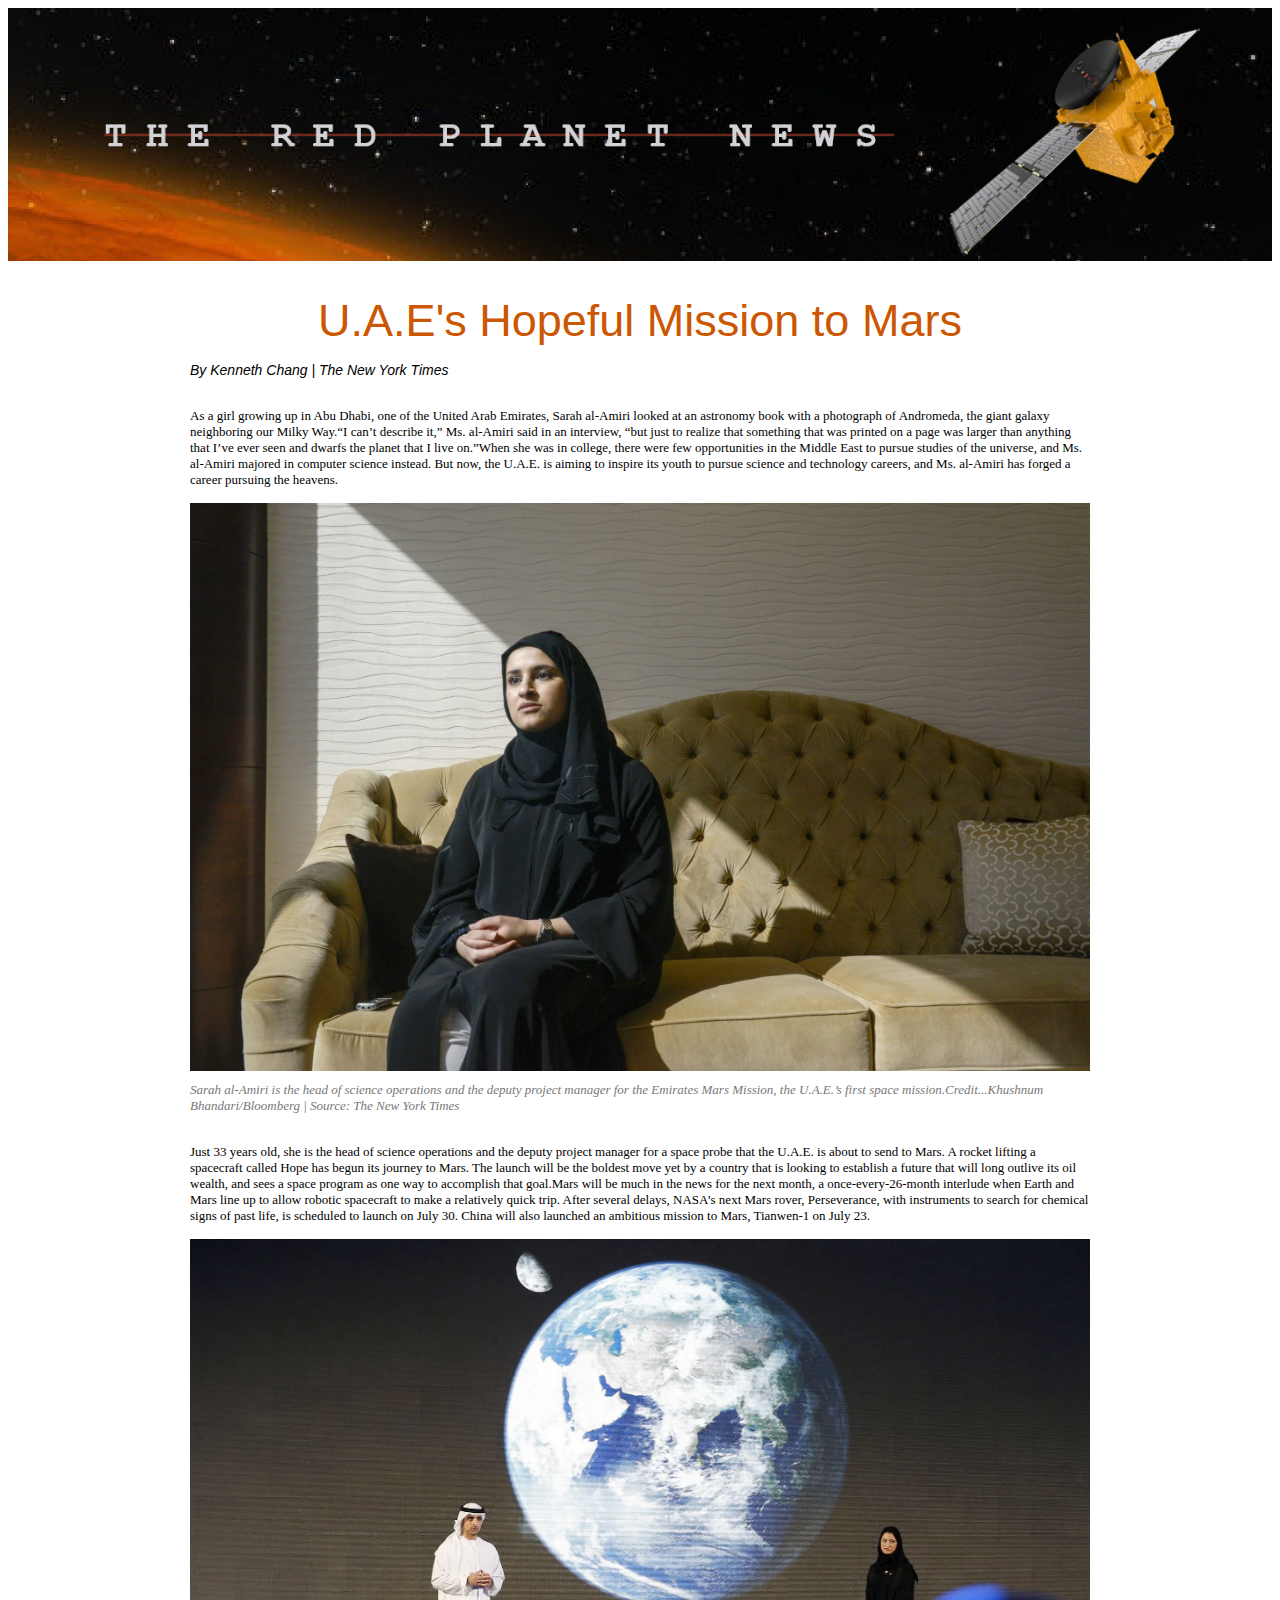
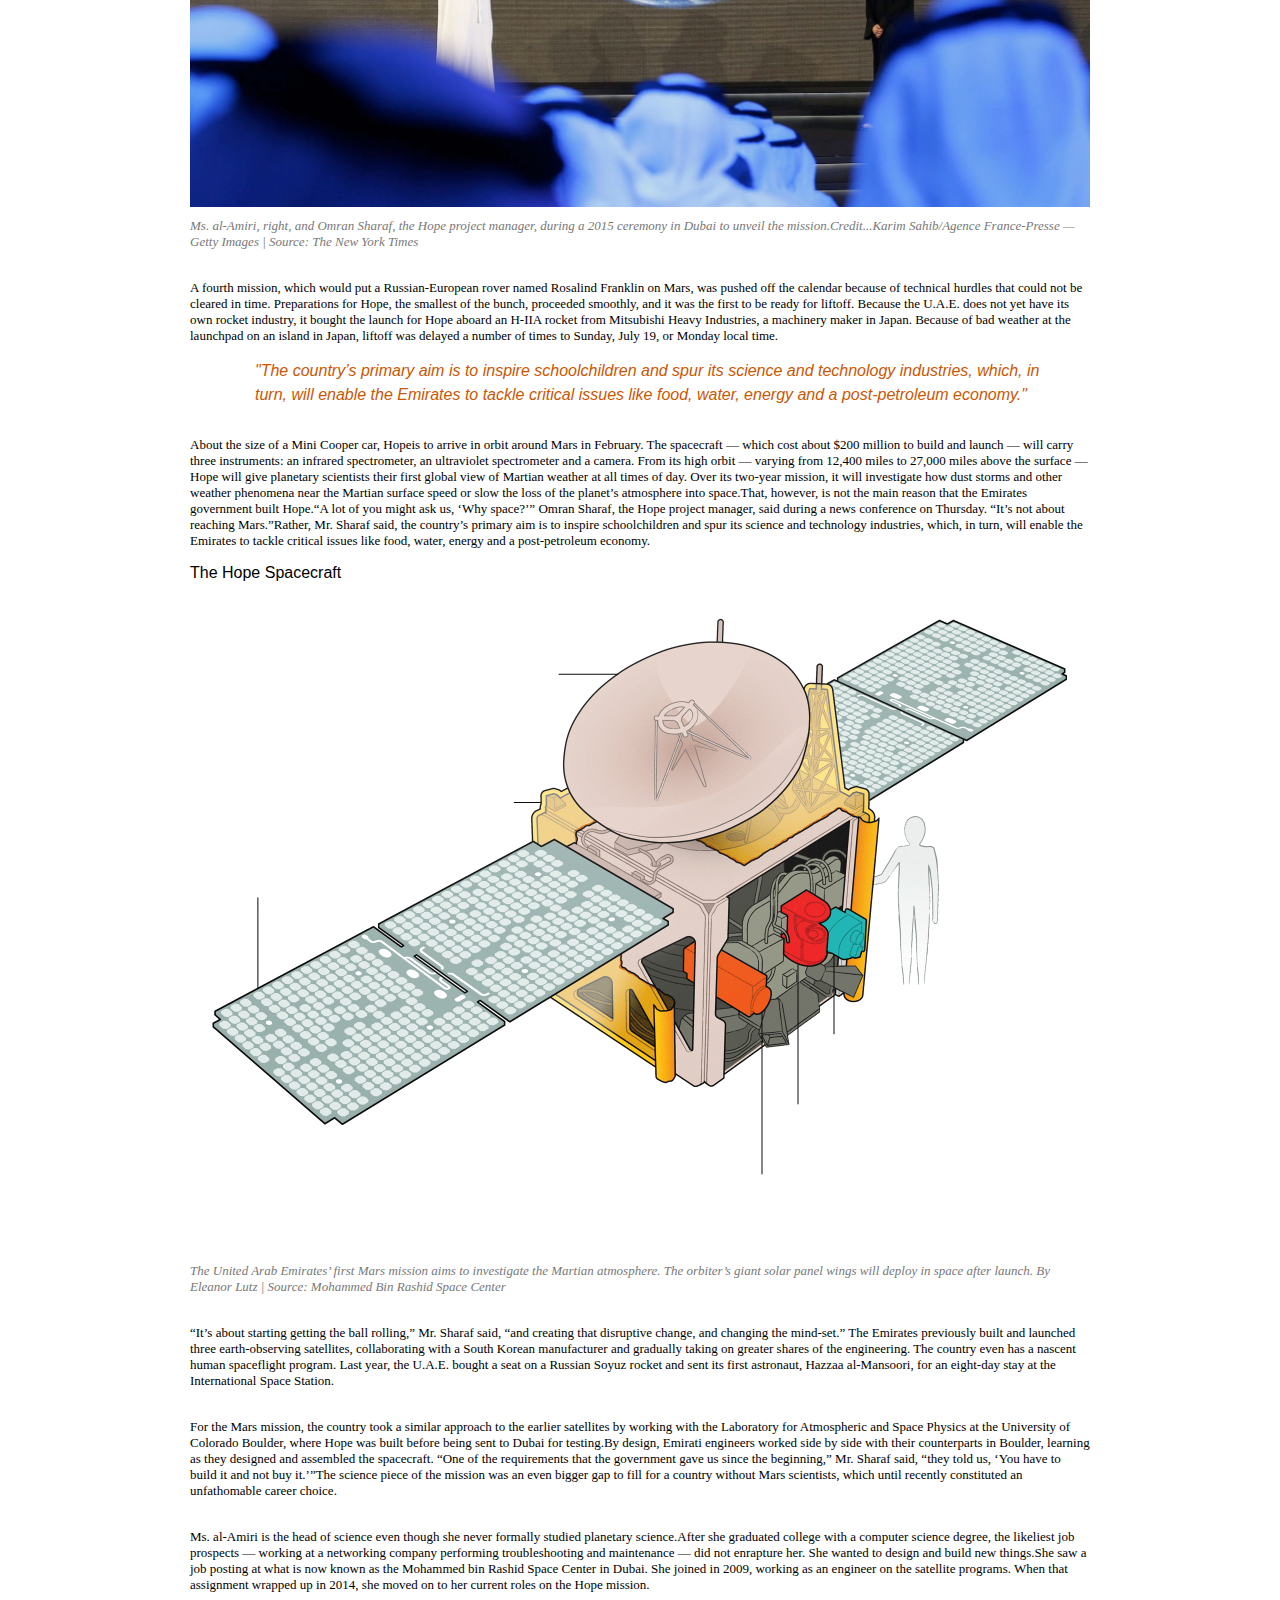
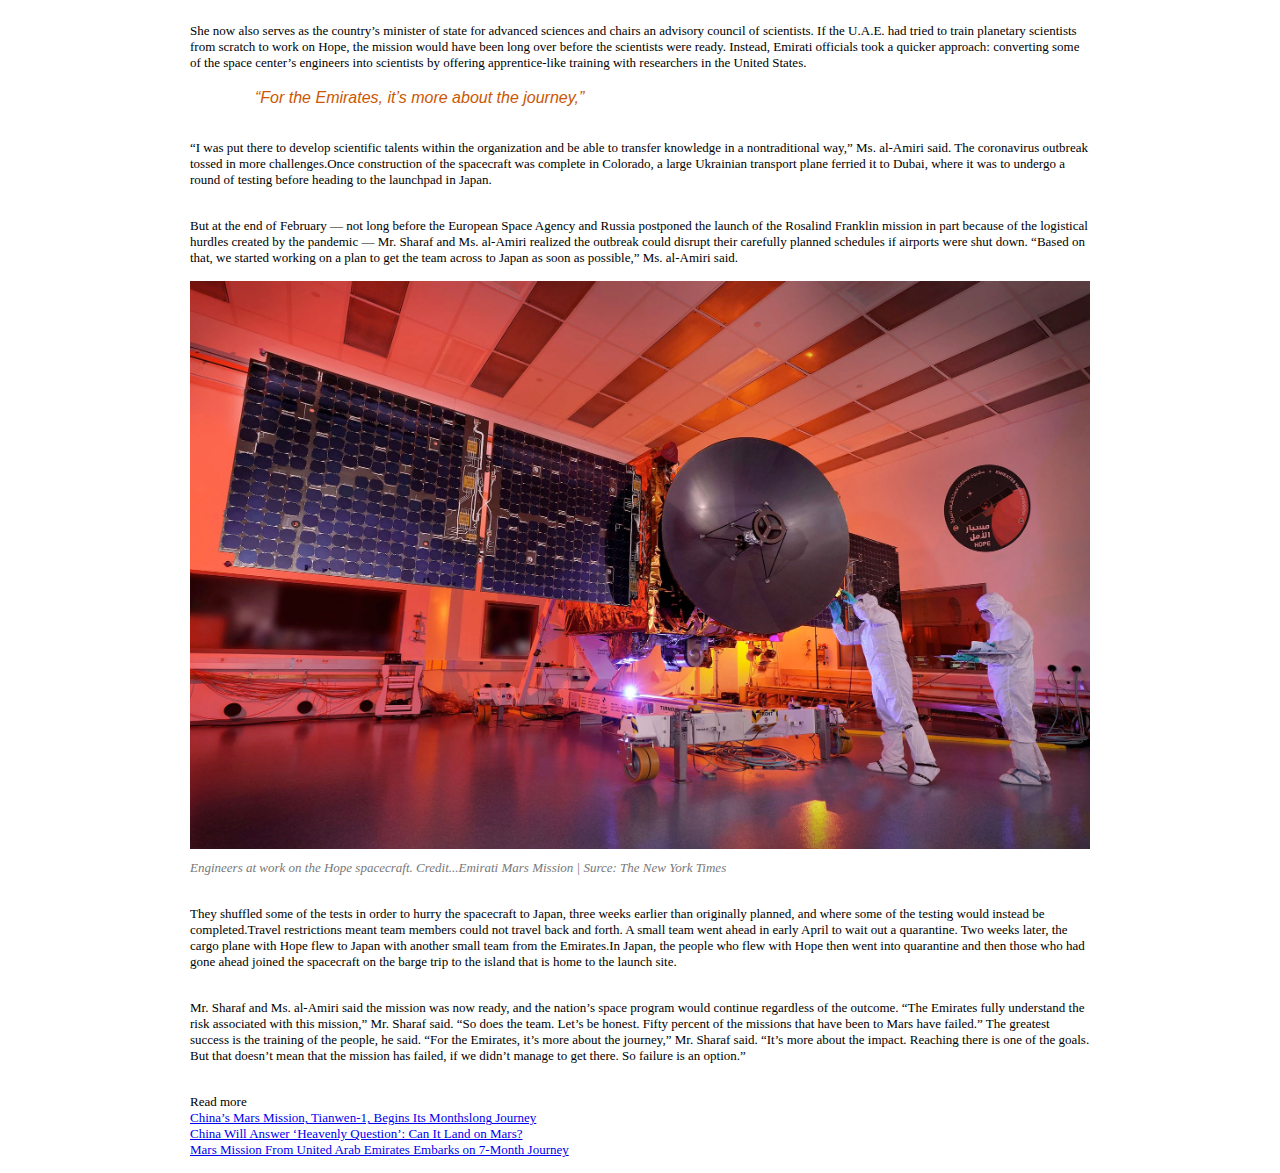
<file: UjcicLayout/index.html>
<!DOCTYPE html>
<html lang="en">

<head>
   <link rel="stylesheet" type="text/css" href="stylesheet.css">
<title>The Red Planet News</title>
</head>

<body>
  <img src= "RPN.png" class="responsive"/>
    <div id="content">
        <div id="h1">U.A.E's Hopeful Mission to Mars </div>
          <div id="byline"> By Kenneth Chang | The New York Times </div>
          <div class="p">
    As a girl growing up in Abu Dhabi, one of the United Arab Emirates, Sarah al-Amiri looked at an astronomy book with a photograph of Andromeda, the giant galaxy neighboring our Milky Way.“I can’t describe it,” Ms. al-Amiri said in an interview, “but just to realize that something that was printed on a page was larger than anything that I’ve ever seen and dwarfs the planet that I live on.”When she was in college, there were few opportunities in the Middle East to pursue studies of the universe, and Ms. al-Amiri majored in computer science instead. But now, the U.A.E. is aiming to inspire its youth to pursue science and technology careers, and Ms. al-Amiri has forged a career pursuing the heavens.</div>
    <img src= "Images/uae-mars1.jpg" class="responsive"/>
    <div class="descriptive-chatter">Sarah al-Amiri is the head of science operations and the deputy project manager for the Emirates Mars Mission, the U.A.E.’s first space mission.Credit...Khushnum Bhandari/Bloomberg | Source: The New York Times
      </div>
    <div class="p">
    Just 33 years old, she is the head of science operations and the deputy project manager for a space probe that the U.A.E. is about to send to Mars. A rocket lifting a spacecraft called Hope has begun its journey to Mars. The launch will be the boldest move yet by a country that is looking to establish a future that will long outlive its oil wealth, and sees a space program as one way to accomplish that goal.Mars will be much in the news for the next month, a once-every-26-month interlude when Earth and Mars line up to allow robotic spacecraft to make a relatively quick trip. After several delays, NASA’s next Mars rover, Perseverance, with instruments to search for chemical signs of past life, is scheduled to launch on July 30. China will also launched an ambitious mission to Mars, Tianwen-1 on July 23.
    </div>
    <img src= "Images/uae-mars2.jpg" class="responsive"/>
    <div class="descriptive-chatter">Ms. al-Amiri, right, and Omran Sharaf, the Hope project manager, during a 2015 ceremony in Dubai to unveil the mission.Credit...Karim Sahib/Agence France-Presse — Getty Images | Source: The New York Times
      </div>
    <div class="p">
    A fourth mission, which would put a Russian-European rover named Rosalind Franklin on Mars, was pushed off the calendar because of technical hurdles that could not be cleared in time. Preparations for Hope, the smallest of the bunch, proceeded smoothly, and it was the first to be ready for liftoff. Because the U.A.E. does not yet have its own rocket industry, it bought the launch for Hope aboard an H-IIA rocket from Mitsubishi Heavy Industries, a machinery maker in Japan. Because of bad weather at the launchpad on an island in Japan, liftoff was delayed a number of times to Sunday, July 19, or Monday local time.
    </div>
    <blockquote >
      "The country’s primary aim is to inspire schoolchildren and spur its science and technology industries, which, in turn, will enable the Emirates to tackle critical issues like food, water, energy and a post-petroleum economy."
    </blockquote>
    <div class="p">
    About the size of a Mini Cooper car, Hopeis to arrive in orbit around Mars in February. The spacecraft — which cost about $200 million to build and launch — will carry three instruments: an infrared spectrometer, an ultraviolet spectrometer and a camera. From its high orbit — varying from 12,400 miles to 27,000 miles above the surface — Hope will give planetary scientists their first global view of
    Martian weather at all times of day. Over its two-year mission, it will investigate how dust storms and other weather phenomena near the Martian surface speed or slow the loss of the planet’s atmosphere into space.That, however, is not the main reason that the Emirates government built Hope.“A lot of you might ask us, ‘Why space?’” Omran Sharaf, the Hope project manager, said during a news conference on Thursday. “It’s not about reaching Mars.”Rather, Mr. Sharaf said, the country’s primary aim is to inspire schoolchildren and spur its science and technology industries, which, in turn, will enable the Emirates to tackle critical issues like food, water, energy and a post-petroleum economy.
    </div>
    <div class="above-gif">
      The Hope Spacecraft
    </div>
    <img src="Images/hope-spacecraft-graphic.gif" class="responsive" alt="gif of the orbiter’s giant solar panel wings"/>
    <div class="descriptive-chatter">
      The United Arab Emirates’ first Mars mission aims to investigate the Martian atmosphere. The orbiter’s giant solar panel wings will deploy in space after launch. By Eleanor Lutz | Source: Mohammed Bin Rashid Space Center
      </div>
    <div class="p">
    “It’s about starting getting the ball rolling,” Mr. Sharaf said, “and creating that disruptive change, and changing the mind-set.” The Emirates previously built and launched three earth-observing satellites, collaborating with a South Korean manufacturer and gradually taking on greater shares of the engineering. The country even has a nascent human spaceflight program. Last year, the U.A.E. bought a seat on a Russian Soyuz rocket and sent its first astronaut, Hazzaa al-Mansoori, for an eight-day stay at the International Space Station.
    </div>
    <div class="p">
    For the Mars mission, the country took a similar approach to the earlier satellites by working with the Laboratory for Atmospheric and Space Physics at the University of Colorado Boulder, where Hope was built before being sent to Dubai for testing.By design, Emirati engineers worked side by side with their counterparts in Boulder, learning as they designed and assembled the spacecraft. “One of the requirements that the government gave us since the beginning,” Mr. Sharaf said, “they told us, ‘You have to build it and not buy it.’”The science piece of the mission was an even bigger gap to fill for a country without Mars scientists, which until recently constituted an unfathomable career choice.
    </div>
    <div class="p">
    Ms. al-Amiri is the head of science even though she never formally studied planetary science.After she graduated college with a computer science degree, the likeliest job prospects — working at a networking company performing troubleshooting and maintenance — did not enrapture her. She wanted to design and build new things.She saw a job posting at what is now known as the Mohammed bin Rashid Space Center in Dubai. She joined in 2009, working as an engineer on the satellite programs. When that assignment wrapped up in 2014, she moved on to her current roles on the Hope mission.
    </div>
    <div class="p">
    She now also serves as the country’s minister of state for advanced sciences and chairs an advisory council of scientists. If the U.A.E. had tried to train planetary scientists from scratch to work on Hope, the mission would have been long over before the scientists were ready. Instead, Emirati officials took a quicker approach: converting some of the space center’s engineers into scientists by offering apprentice-like training with researchers in the United States.
    </div>
    <blockquote>
      “For the Emirates, it’s more about the journey,”
    </blockquote>
    <div class="p">
   “I was put there to develop scientific talents within the organization and be able to transfer knowledge in a nontraditional way,” Ms. al-Amiri said. The coronavirus outbreak tossed in more challenges.Once construction of the spacecraft was complete in Colorado, a large Ukrainian transport plane ferried it to Dubai, where it was to undergo a round of testing before heading to the launchpad in Japan.
   </div>
   <div class="p">
   But at the end of February — not long before the European Space Agency and Russia postponed the launch of the Rosalind Franklin mission in part because of the logistical hurdles created by the pandemic — Mr. Sharaf and Ms. al-Amiri realized the outbreak could disrupt their carefully planned schedules if airports were shut down. “Based on that, we started working on a plan to get the team across to Japan as soon as possible,” Ms. al-Amiri said.
   </div>
   <img src= "Images/uae-mars3.jpg" class="responsive"/>
   <div class="descriptive-chatter">Engineers at work on the Hope spacecraft. Credit...Emirati Mars Mission | Surce: The New York Times
     </div>
   <div class="p">
   They shuffled some of the tests in order to hurry the spacecraft to Japan, three weeks earlier than originally planned, and where some of the testing would instead be completed.Travel restrictions meant team members could not travel back and forth. A small team went ahead in early April to wait out a quarantine. Two weeks later, the cargo plane with Hope flew to Japan with another small team from the Emirates.In Japan, the people who flew with Hope then went into quarantine and then those who had gone ahead joined the spacecraft on the barge trip to the island that is home to the launch site.
   </div>
   <div class="p">
   Mr. Sharaf and Ms. al-Amiri said the mission was now ready, and the nation’s space program would continue regardless of the outcome.
    “The Emirates fully understand the risk associated with this mission,” Mr. Sharaf said. “So does the team. Let’s be honest. Fifty percent of the missions that have been to Mars have failed.” The greatest success is the training of the people, he said. “For the Emirates, it’s more about the journey,” Mr. Sharaf said. “It’s more about the impact. Reaching there is one of the goals. But that doesn’t mean that the mission has failed, if we didn’t manage to get there. So failure is an option.”
  </div>
  <div class="p">
    Read more
    <div class="link">
  <a href="https://www.nytimes.com/2020/07/22/science/mars-china-launch.html?action=click&block=associated_collection_recirc&impression_id=8fa169b0-cd41-11ea-9e45-6dfedec6de97&index=0&pgtype=Article&region=footer">China’s Mars Mission, Tianwen-1, Begins Its Monthslong Journey</a>
  </div>
  <div class="link">
  <a href="https://www.nytimes.com/2020/07/22/science/china-mars-mission.html?action=click&block=associated_collection_recirc&impression_id=8fa169b1-cd41-11ea-9e45-6dfedec6de97&index=1&pgtype=Article&region=footer">China Will Answer ‘Heavenly Question’: Can It Land on Mars?</a>
  </div>
  <div class="link">
  <a href="https://www.nytimes.com/2020/07/19/science/emirates-mars-mission.html?action=click&block=associated_collection_recirc&impression_id=8fa169b2-cd41-11ea-9e45-6dfedec6de97&index=2&pgtype=Article&region=footer">Mars Mission From United Arab Emirates Embarks on 7-Month Journey</a>
  </div>
  </div>
  </div>







</body>
</html>
</file>
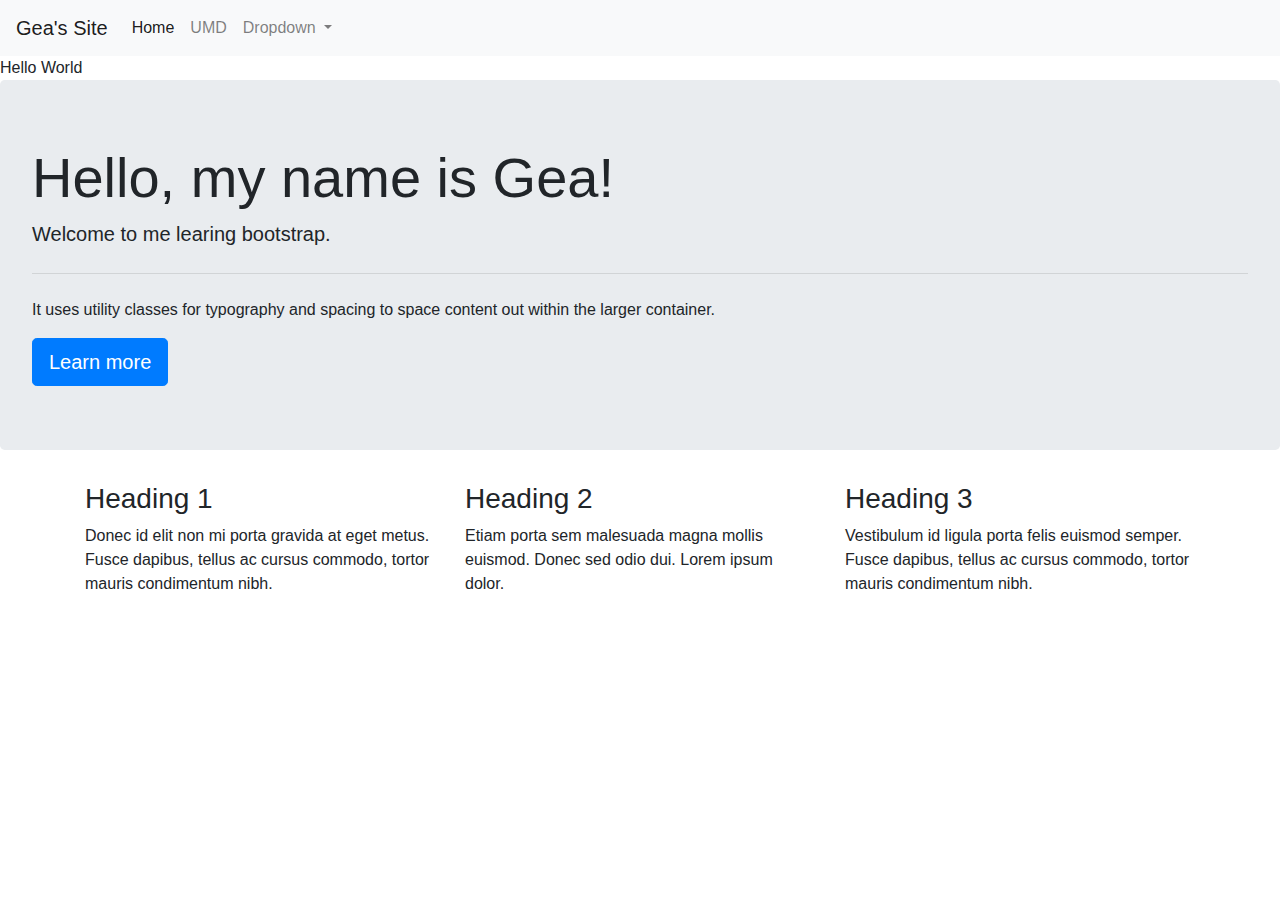
<file: bootstrap/bootstrap-template.html>
<!DOCTYPE html>
<html lang="en">

<head>
  <meta name="viewport" content="width=device-width, initial-scale=1.0">

   <title> Bootstrap Template </title>

   <!-- Bootstrap CSS -->
<link rel="stylesheet" href="https://stackpath.bootstrapcdn.com/bootstrap/4.4.1/css/bootstrap.min.css" integrity="sha384-Vkoo8x4CGsO3+Hhxv8T/Q5PaXtkKtu6ug5TOeNV6gBiFeWPGFN9MuhOf23Q9Ifjh" crossorigin="anonymous">




</head>

<body>

<!-- start boostrap nav-->
  <nav class="navbar navbar-expand-lg navbar-light bg-light">
  <a class="navbar-brand" href="#">Gea's Site</a>
  <button class="navbar-toggler" type="button" data-toggle="collapse" data-target="#navbarSupportedContent" aria-controls="navbarSupportedContent" aria-expanded="false" aria-label="Toggle navigation">
    <span class="navbar-toggler-icon"></span>
  </button>

  <div class="collapse navbar-collapse" id="navbarSupportedContent">
    <ul class="navbar-nav mr-auto">
      <li class="nav-item active">
        <a class="nav-link" href="#">Home <span class="sr-only">(current)</span></a>
      </li>
      <li class="nav-item">
        <a class="nav-link" href="http://umd.edu">UMD</a>
      </li>
      <li class="nav-item dropdown">
        <a class="nav-link dropdown-toggle" href="#" id="navbarDropdown" role="button" data-toggle="dropdown" aria-haspopup="true" aria-expanded="false">
          Dropdown
        </a>
        <div class="dropdown-menu" aria-labelledby="navbarDropdown">
          <a class="dropdown-item" href="#">Action</a>
          <a class="dropdown-item" href="#">Another action</a>
          <div class="dropdown-divider"></div>
          <a class="dropdown-item" href="#">Something else here</a>
        </div>
      </li>
    </ul>
  </div>
</nav>
<!--end bootstrap nav-->
  Hello World





  <div class="jumbotron">
    <h1 class="display-4">Hello, my name is Gea!</h1>
    <p class="lead">Welcome to me learing bootstrap.</p>
    <hr class="my-4">
    <p>It uses utility classes for typography and spacing to space content out within the larger container.</p>
    <a class="btn btn-primary btn-lg" href="#" role="button">Learn more</a>
  </div>



    <div class="container">
            <div class="row">

                    <div class="col-md-4">
                            <h3>Heading 1</h3>
                            <p>Donec id elit non mi porta gravida at eget metus. Fusce dapibus, tellus ac cursus commodo, tortor mauris condimentum nibh.</p>
                    </div>


                    <div class="col-md-4">
                            <h3>Heading 2</h3>
                            <p>Etiam porta sem malesuada magna mollis euismod. Donec sed odio dui. Lorem ipsum dolor.</p>
                    </div>

                    <div class="col-md-4">
                            <h3>Heading 3</h3>
                            <p>Vestibulum id ligula porta felis euismod semper. Fusce dapibus, tellus ac cursus commodo, tortor mauris condimentum nibh.</p>
                    </div>
            </div>



  </div>



  <!-- jQuery first, then Popper.js, then Bootstrap JS -->

<script src="https://code.jquery.com/jquery-3.4.1.slim.min.js" integrity="sha384-J6qa4849blE2+poT4WnyKhv5vZF5SrPo0iEjwBvKU7imGFAV0wwj1yYfoRSJoZ+n" crossorigin="anonymous"></script>
<script src="https://cdn.jsdelivr.net/npm/popper.js@1.16.0/dist/umd/popper.min.js" integrity="sha384-Q6E9RHvbIyZFJoft+2mJbHaEWldlvI9IOYy5n3zV9zzTtmI3UksdQRVvoxMfooAo" crossorigin="anonymous"></script>
<script src="https://stackpath.bootstrapcdn.com/bootstrap/4.4.1/js/bootstrap.min.js" integrity="sha384-wfSDF2E50Y2D1uUdj0O3uMBJnjuUD4Ih7YwaYd1iqfktj0Uod8GCExl3Og8ifwB6" crossorigin="anonymous"></script>

</body>

</html>
</file>
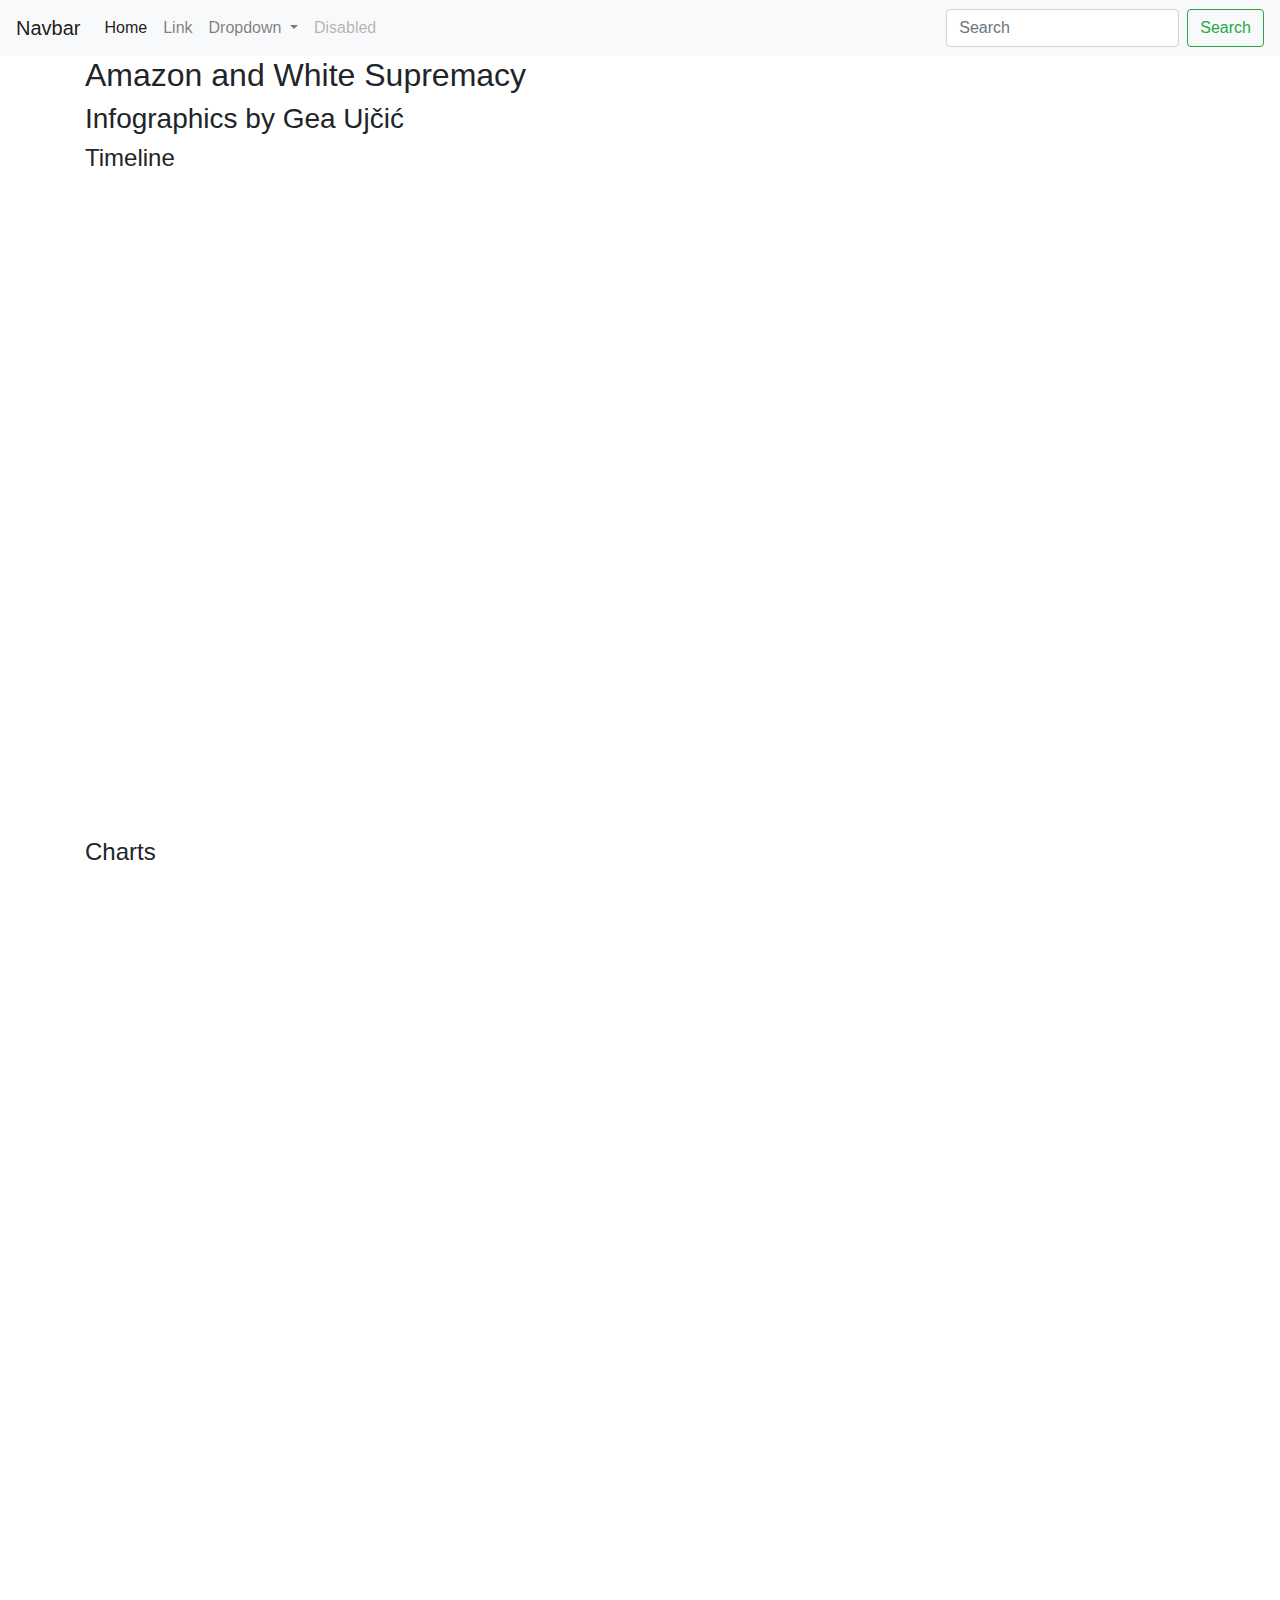
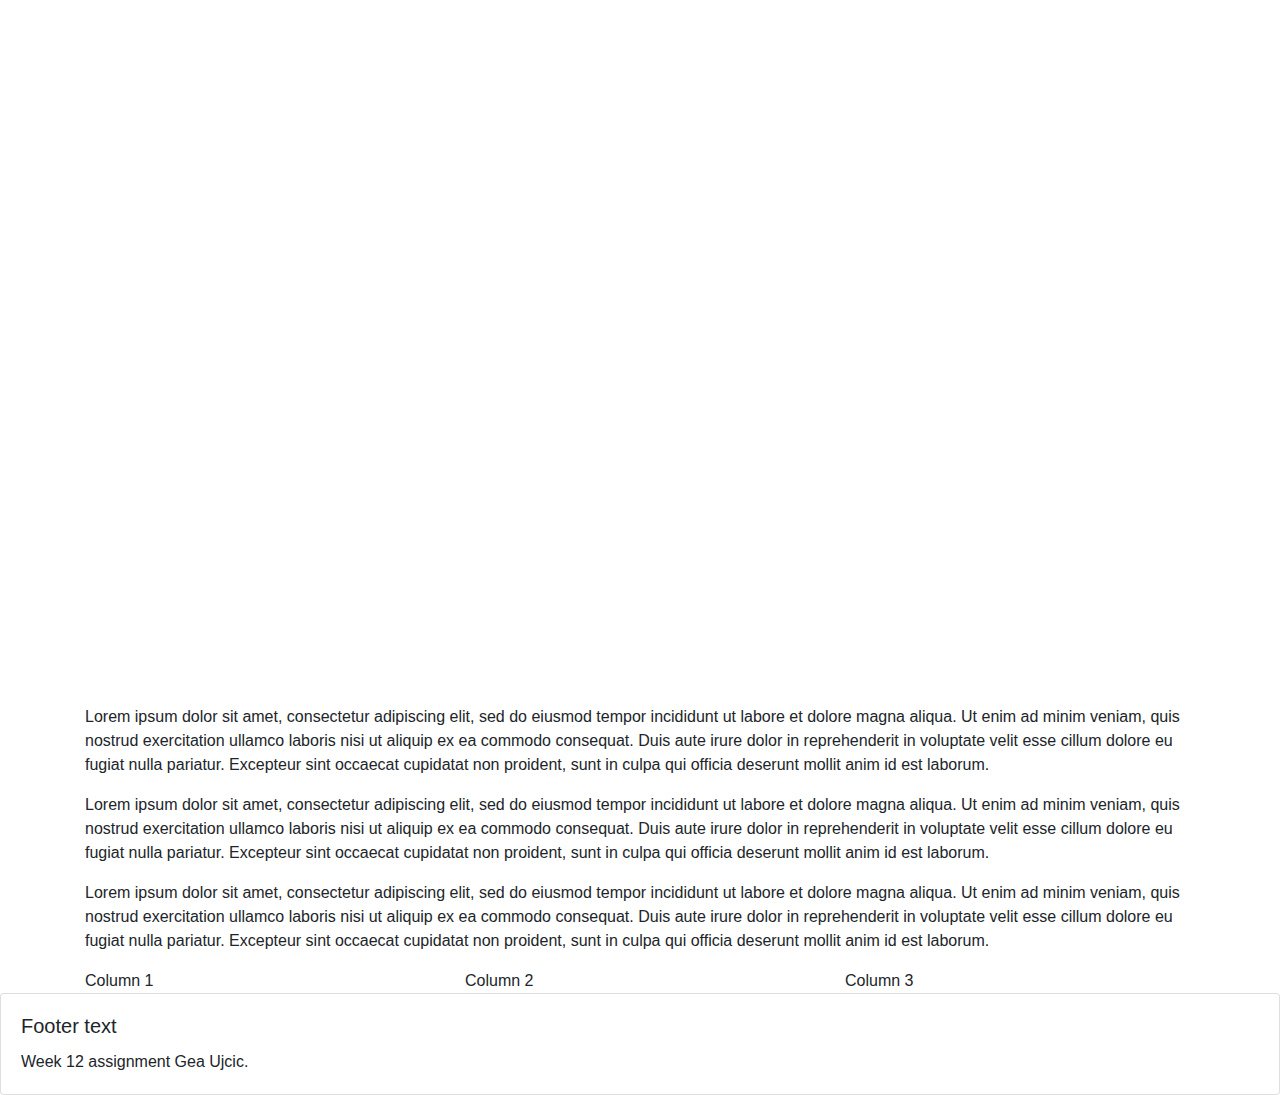
<file: bootstrap/data-viz-project.html>
<!doctype html>

<html lang="en">
<head>
  <meta charset="utf-8">
  <meta name="viewport" content="width=device-width, initial-scale=1, shrink-to-fit=no">

  <title>Bootstrap Template</title>
  <meta name="description" content="Merrill College of Journalism, UMD">
  <meta name="author" content="Adam Marton">

  <!-- Bootstrap CSS -->
<link rel="stylesheet" href="https://stackpath.bootstrapcdn.com/bootstrap/4.4.1/css/bootstrap.min.css" integrity="sha384-Vkoo8x4CGsO3+Hhxv8T/Q5PaXtkKtu6ug5TOeNV6gBiFeWPGFN9MuhOf23Q9Ifjh" crossorigin="anonymous">


<!--my stylesheet-->
<link rel="stylesheet" type="text/css" href="style.css">


<!--google font-->
<link href="https://fonts.googleapis.com/css2?family=Montserrat:wght@100;400;700&display=swap" rel="stylesheet">

</head>
<body>

  <!-- NavBar -->
  <nav class="navbar navbar-expand-lg navbar-light bg-light">
    <a class="navbar-brand" href="#">Navbar</a>
    <button class="navbar-toggler" type="button" data-toggle="collapse" data-target="#navbarSupportedContent" aria-controls="navbarSupportedContent" aria-expanded="false" aria-label="Toggle navigation">
      <span class="navbar-toggler-icon"></span>
    </button>

    <div class="collapse navbar-collapse" id="navbarSupportedContent">
      <ul class="navbar-nav mr-auto">
        <li class="nav-item active">
          <a class="nav-link" href="#">Home <span class="sr-only">(current)</span></a>
        </li>
        <li class="nav-item">
          <a class="nav-link" href="#">Link</a>
        </li>
        <li class="nav-item dropdown">
          <a class="nav-link dropdown-toggle" href="#" id="navbarDropdown" role="button" data-toggle="dropdown" aria-haspopup="true" aria-expanded="false">
            Dropdown
          </a>
          <div class="dropdown-menu" aria-labelledby="navbarDropdown">
            <a class="dropdown-item" href="#">Action</a>
            <a class="dropdown-item" href="#">Another action</a>
            <div class="dropdown-divider"></div>
            <a class="dropdown-item" href="#">Something else here</a>
          </div>
        </li>
        <li class="nav-item">
          <a class="nav-link disabled" href="#" tabindex="-1" aria-disabled="true">Disabled</a>
        </li>
      </ul>
      <form class="form-inline my-2 my-lg-0">
        <input class="form-control mr-sm-2" type="search" placeholder="Search" aria-label="Search">
        <button class="btn btn-outline-success my-2 my-sm-0" type="submit">Search</button>
      </form>
    </div>
  </nav>
  <!-- End NavBar -->


<div class="container">

<h2>Amazon and White Supremacy </h2>
<h3>Infographics by Gea Ujčić </h3>

<h4>Timeline</h4>

<iframe src='https://cdn.knightlab.com/libs/timeline3/latest/embed/index.html?source=18-glaoOr1qfK6xiWYnXC7vdNVSiroSQkSB3Sl0P4dtU&font=Default&lang=en&initial_zoom=2&height=650' width='100%' height='650' webkitallowfullscreen mozallowfullscreen allowfullscreen frameborder='0'></iframe>

<h4>Charts</h4>
<iframe title="Hate Crime Incidents per State in 2019" aria-label="Map" id="datawrapper-chart-x7Vs4" src="https://datawrapper.dwcdn.net/x7Vs4/2/" scrolling="no" frameborder="0" style="width: 0; min-width: 100% !important; border: none;" height="564"></iframe><script type="text/javascript">!function(){"use strict";window.addEventListener("message",(function(a){if(void 0!==a.data["datawrapper-height"])for(var e in a.data["datawrapper-height"]){var t=document.getElementById("datawrapper-chart-"+e)||document.querySelector("iframe[src*='"+e+"']");t&&(t.style.height=a.data["datawrapper-height"][e]+"px")}}))}();
</script>

<iframe title="Amazon's stock value from 1997-2020" aria-label="Interactive line chart" id="datawrapper-chart-xrTm7" src="https://datawrapper.dwcdn.net/xrTm7/1/" scrolling="no" frameborder="0" style="width: 0; min-width: 100% !important; border: none;" height="600"></iframe><script type="text/javascript">!function(){"use strict";window.addEventListener("message",(function(a){if(void 0!==a.data["datawrapper-height"])for(var e in a.data["datawrapper-height"]){var t=document.getElementById("datawrapper-chart-"+e)||document.querySelector("iframe[src*='"+e+"']");t&&(t.style.height=a.data["datawrapper-height"][e]+"px")}}))}();
</script>

<iframe title="Hate crime in the United States from 2010 to 2019 " aria-label="Interactive line chart" id="datawrapper-chart-clzRT" src="https://datawrapper.dwcdn.net/clzRT/1/" scrolling="no" frameborder="0" style="width: 0; min-width: 100% !important; border: none;" height="245"></iframe><script type="text/javascript">!function(){"use strict";window.addEventListener("message",(function(a){if(void 0!==a.data["datawrapper-height"])for(var e in a.data["datawrapper-height"]){var t=document.getElementById("datawrapper-chart-"+e)||document.querySelector("iframe[src*='"+e+"']");t&&(t.style.height=a.data["datawrapper-height"][e]+"px")}}))}();
</script>



<p>Lorem ipsum dolor sit amet, consectetur adipiscing elit, sed do eiusmod tempor incididunt ut labore et dolore magna aliqua. Ut enim ad minim veniam, quis nostrud exercitation ullamco laboris nisi ut aliquip ex ea commodo consequat. Duis aute irure dolor in reprehenderit in voluptate velit esse cillum dolore eu fugiat nulla pariatur. Excepteur sint occaecat cupidatat non proident, sunt in culpa qui officia deserunt mollit anim id est laborum.</p>

<p>Lorem ipsum dolor sit amet, consectetur adipiscing elit, sed do eiusmod tempor incididunt ut labore et dolore magna aliqua. Ut enim ad minim veniam, quis nostrud exercitation ullamco laboris nisi ut aliquip ex ea commodo consequat. Duis aute irure dolor in reprehenderit in voluptate velit esse cillum dolore eu fugiat nulla pariatur. Excepteur sint occaecat cupidatat non proident, sunt in culpa qui officia deserunt mollit anim id est laborum.</p>

<p>Lorem ipsum dolor sit amet, consectetur adipiscing elit, sed do eiusmod tempor incididunt ut labore et dolore magna aliqua. Ut enim ad minim veniam, quis nostrud exercitation ullamco laboris nisi ut aliquip ex ea commodo consequat. Duis aute irure dolor in reprehenderit in voluptate velit esse cillum dolore eu fugiat nulla pariatur. Excepteur sint occaecat cupidatat non proident, sunt in culpa qui officia deserunt mollit anim id est laborum.</p>

<div class="row">
  <div class="col-md-4" class="row">
    Column 1
  </div>
  <div class="col-md-4"class="row">
    Column 2
  </div>
  <div class="col-md-4"class="row">
    Column 3
  </div>



</div>


</div>

<!--footer-->
<div class="card">

  <div class="card-body">
    <h5 class="card-title">Footer text</h5>
    <p class="card-text">Week 12 assignment Gea Ujcic.</p>

  </div>
</div>

  <!-- jQuery first, then Popper.js, then Bootstrap JS -->
  <script src="https://code.jquery.com/jquery-3.4.1.slim.min.js" integrity="sha384-J6qa4849blE2+poT4WnyKhv5vZF5SrPo0iEjwBvKU7imGFAV0wwj1yYfoRSJoZ+n" crossorigin="anonymous"></script>
  <script src="https://cdn.jsdelivr.net/npm/popper.js@1.16.0/dist/umd/popper.min.js" integrity="sha384-Q6E9RHvbIyZFJoft+2mJbHaEWldlvI9IOYy5n3zV9zzTtmI3UksdQRVvoxMfooAo" crossorigin="anonymous"></script>
  <script src="https://stackpath.bootstrapcdn.com/bootstrap/4.4.1/js/bootstrap.min.js" integrity="sha384-wfSDF2E50Y2D1uUdj0O3uMBJnjuUD4Ih7YwaYd1iqfktj0Uod8GCExl3Og8ifwB6" crossorigin="anonymous"></script>

</body>
</html>
</file>
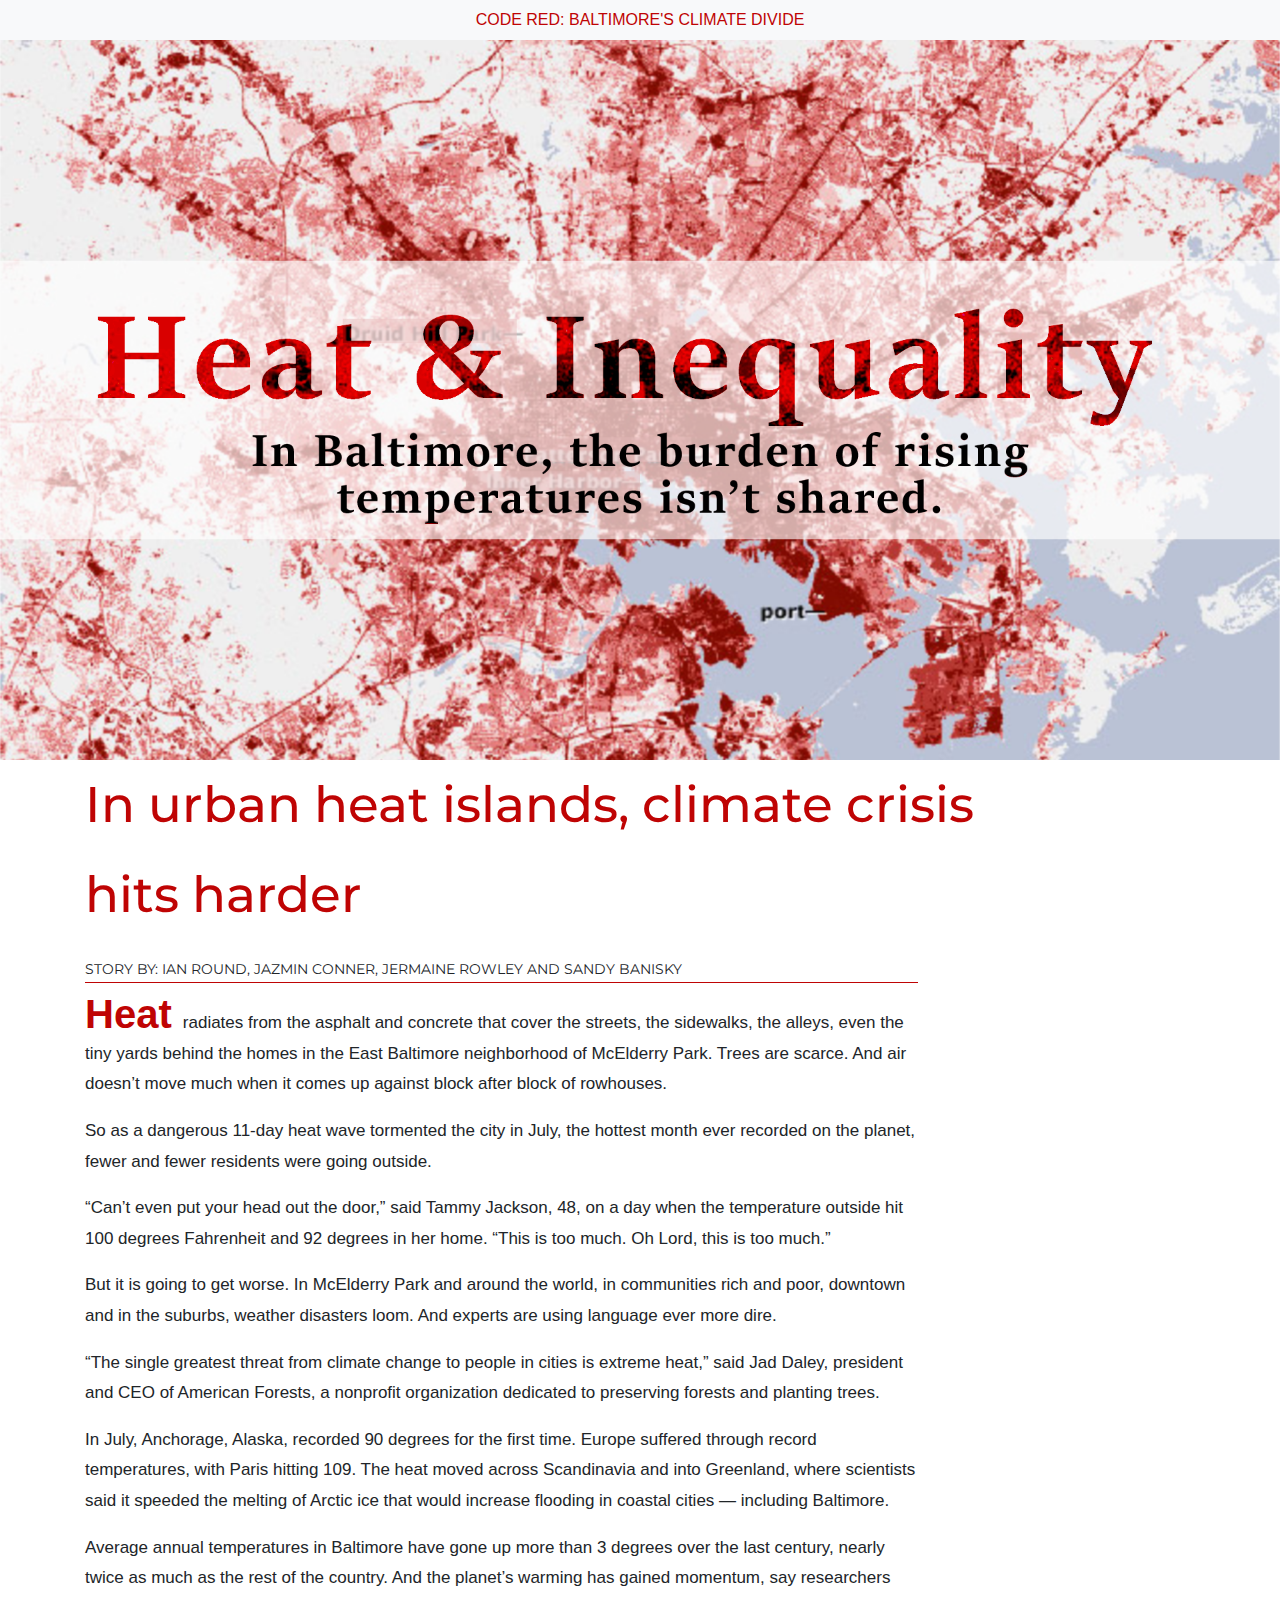
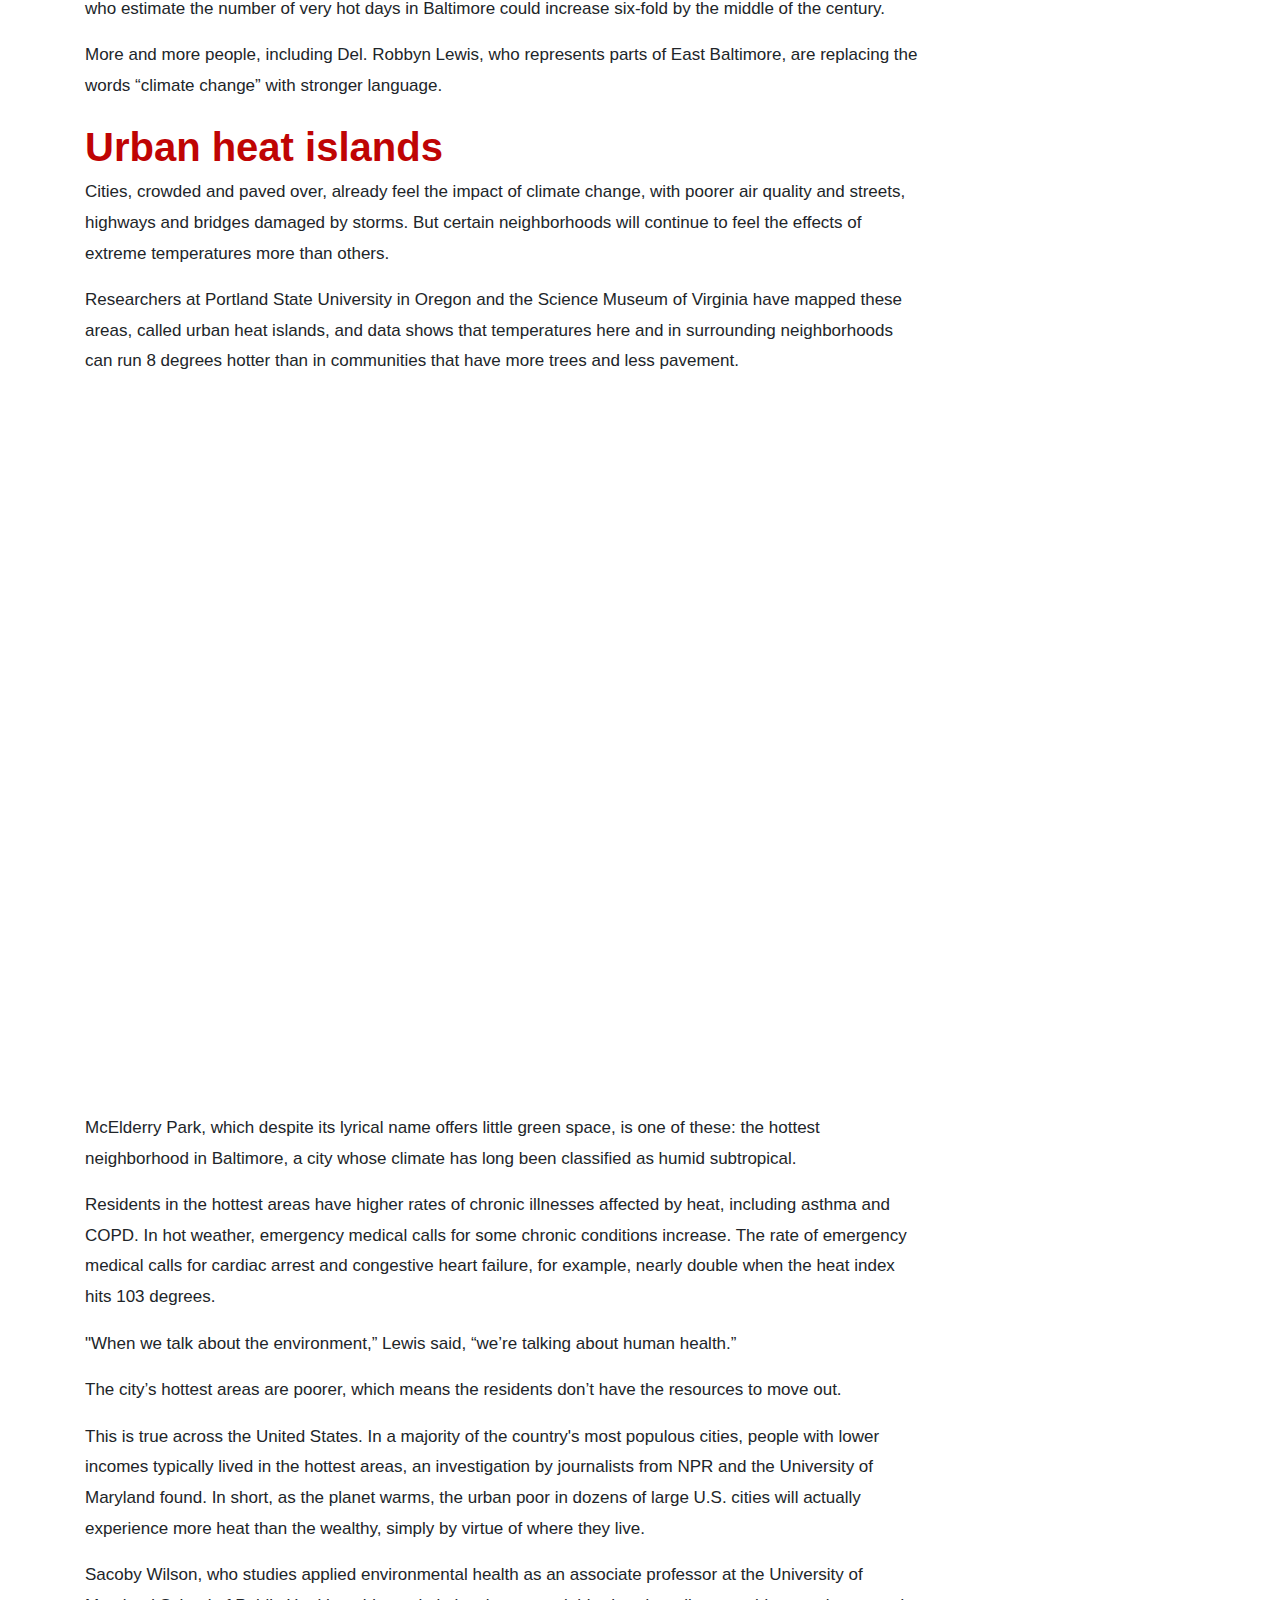
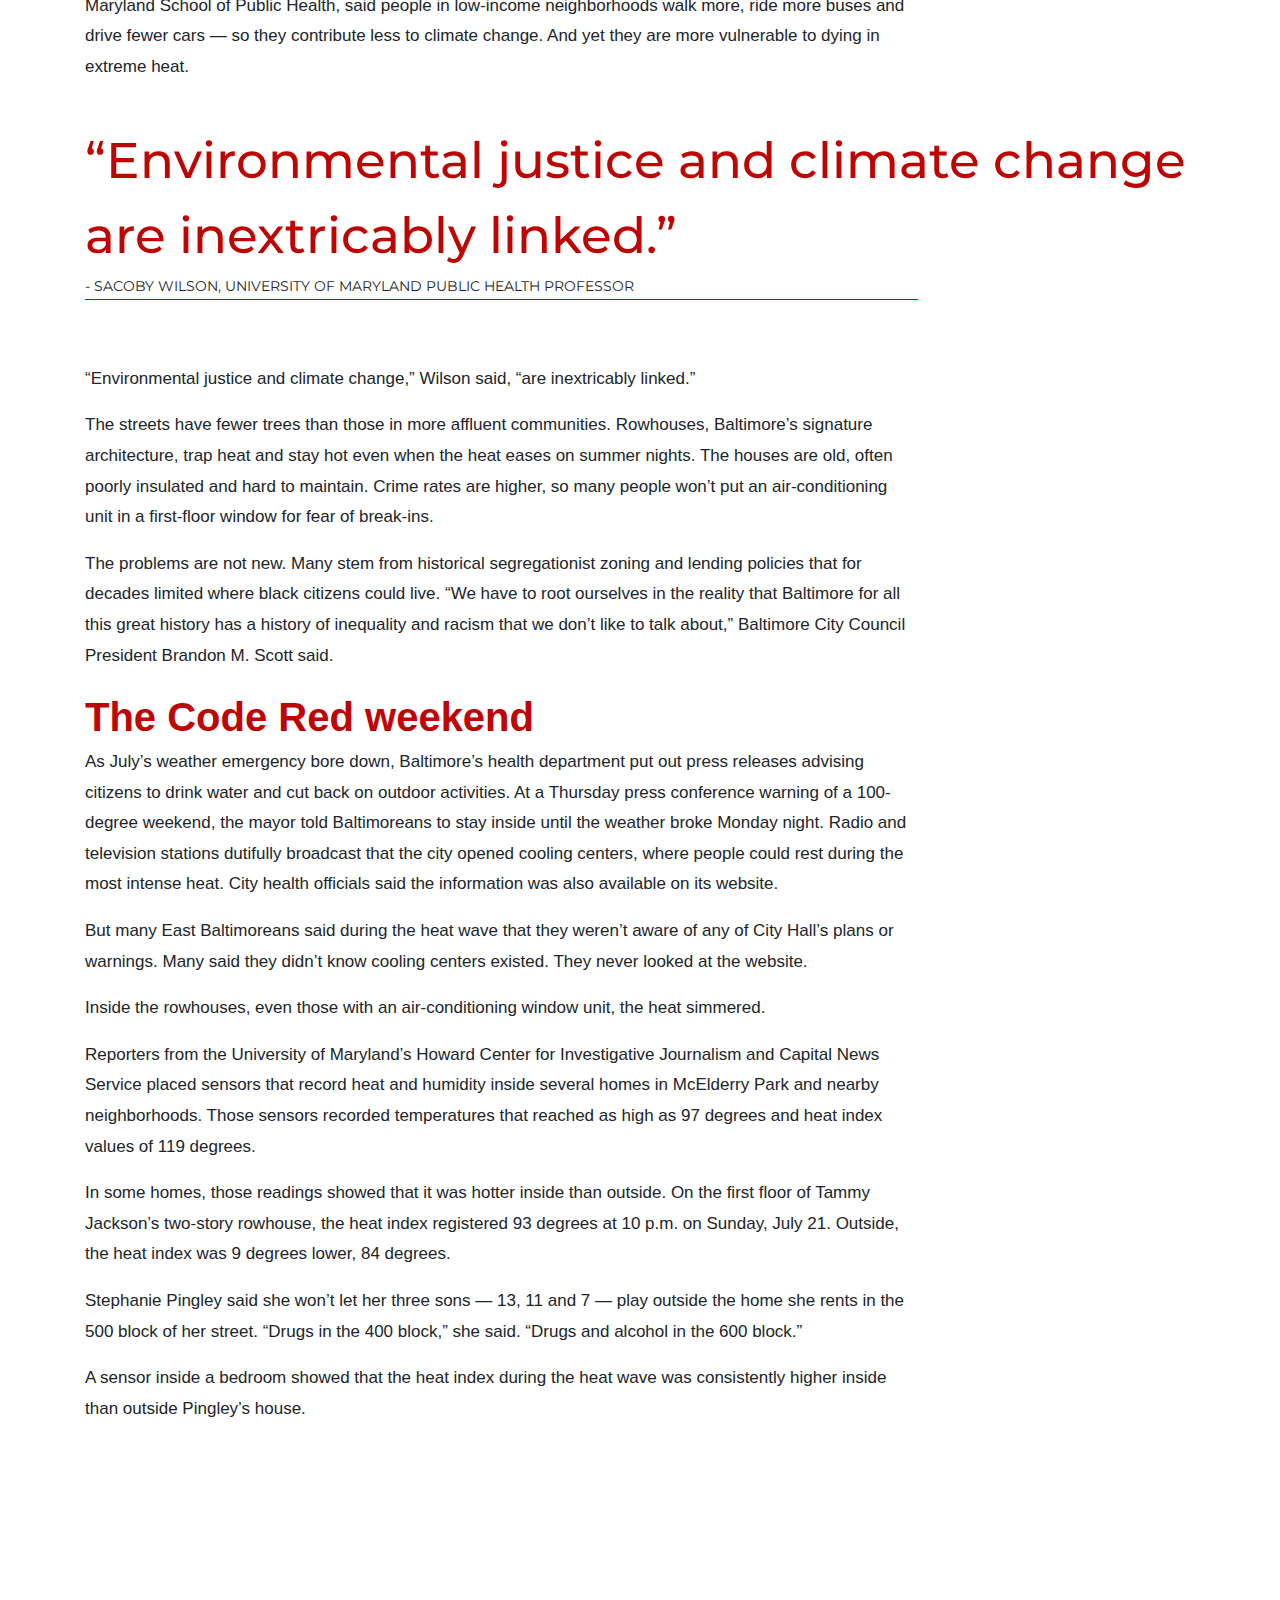
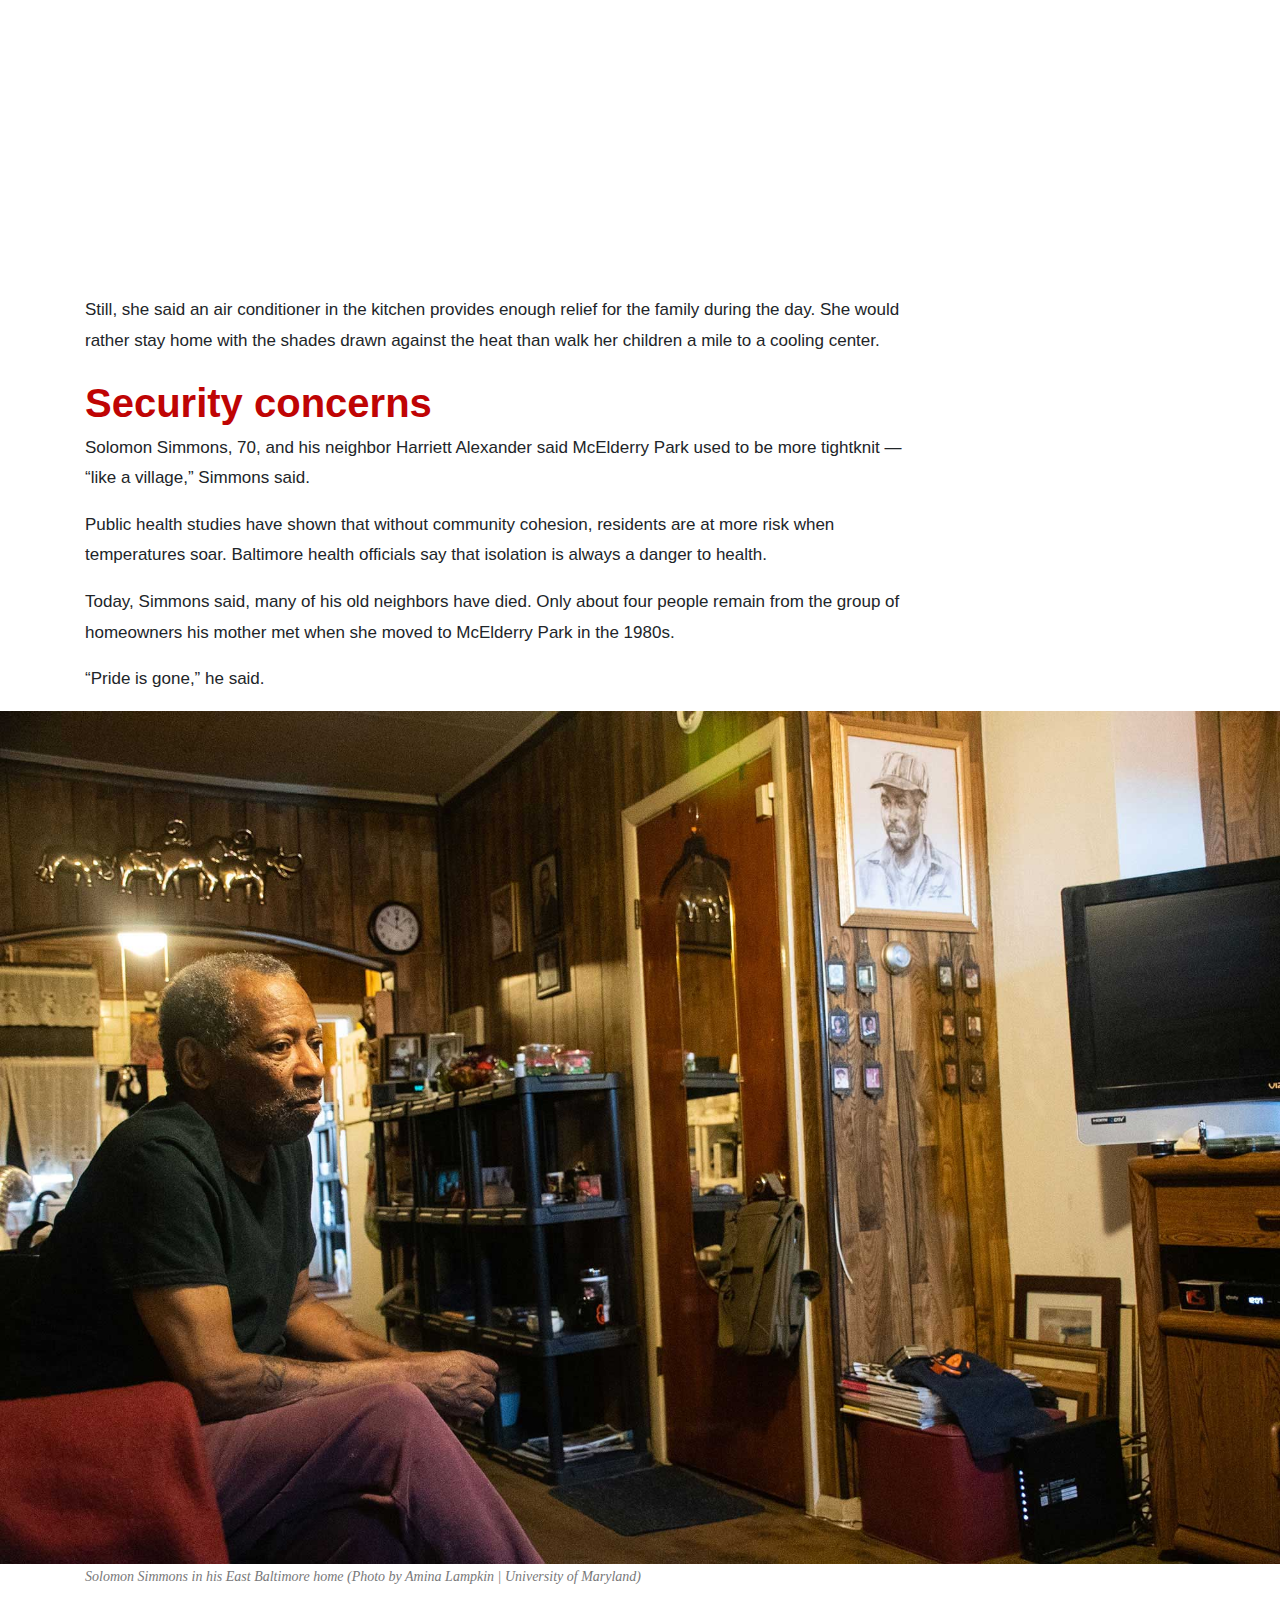
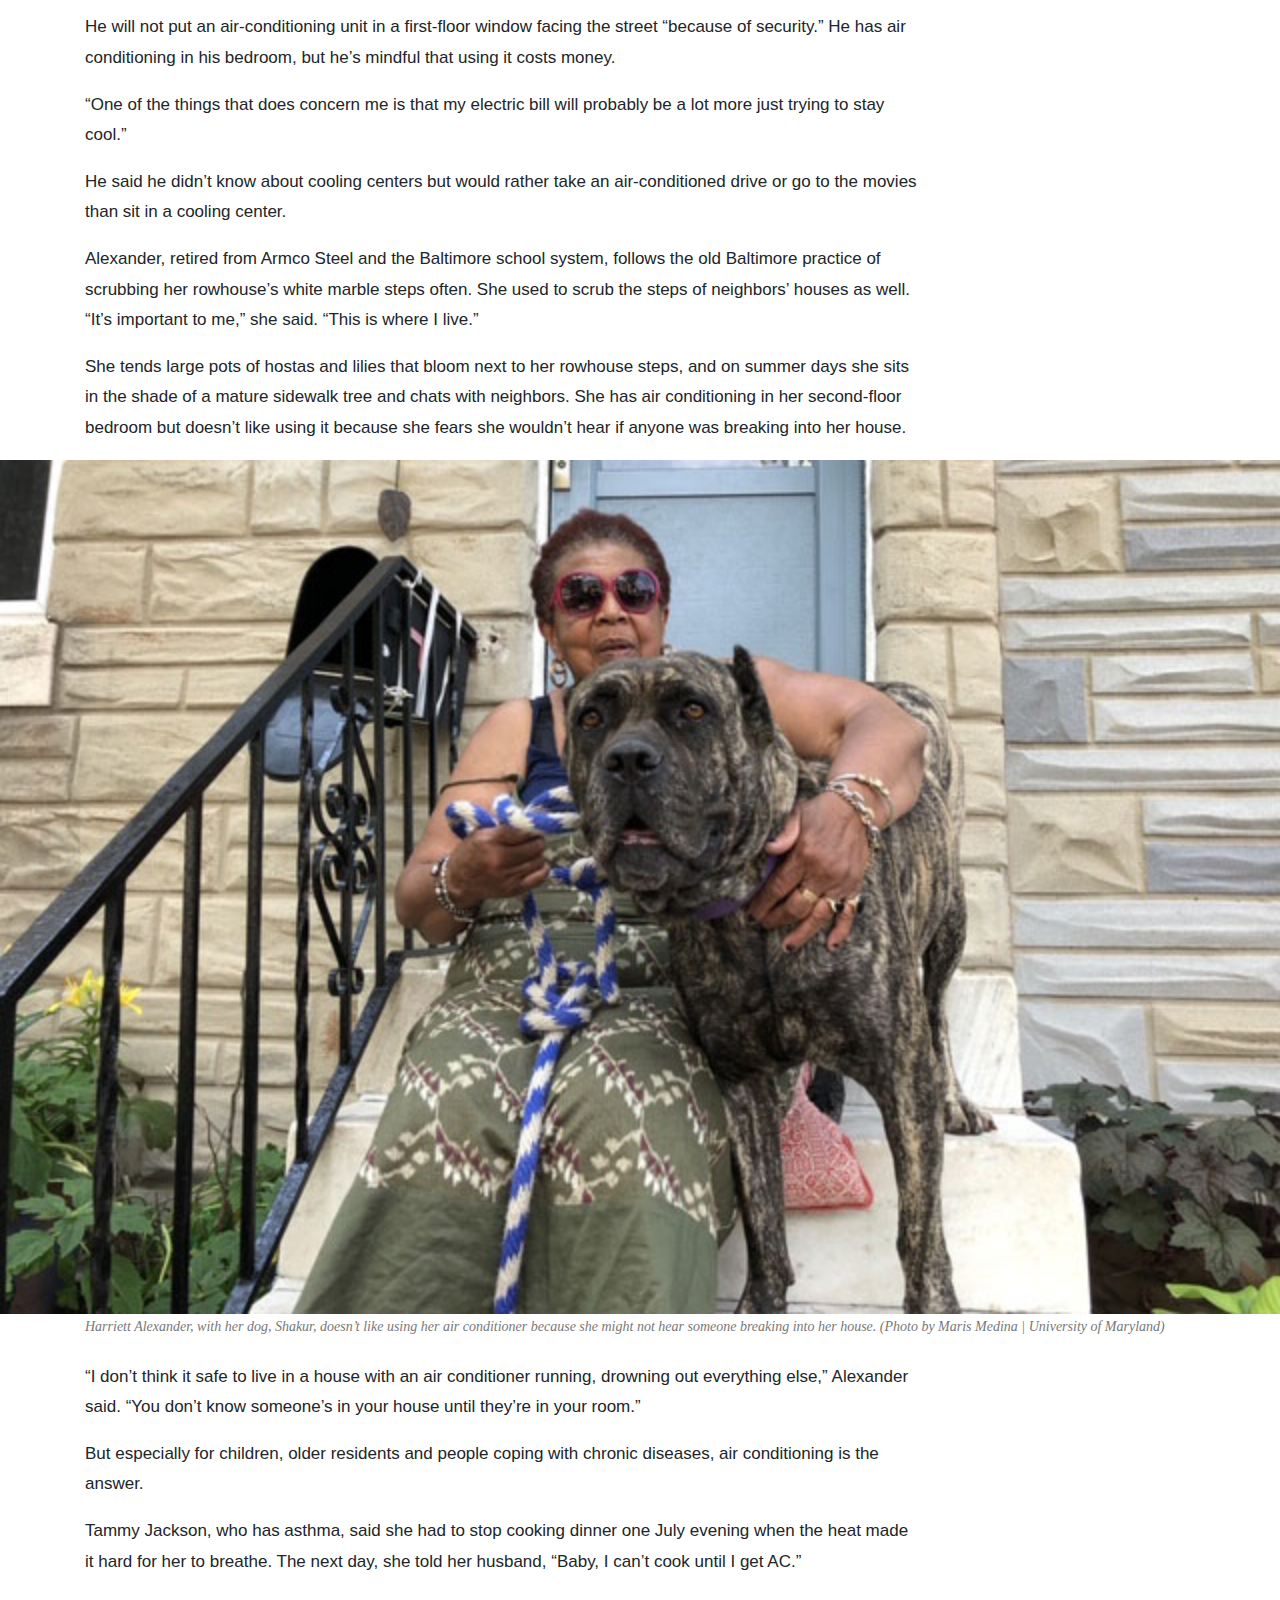
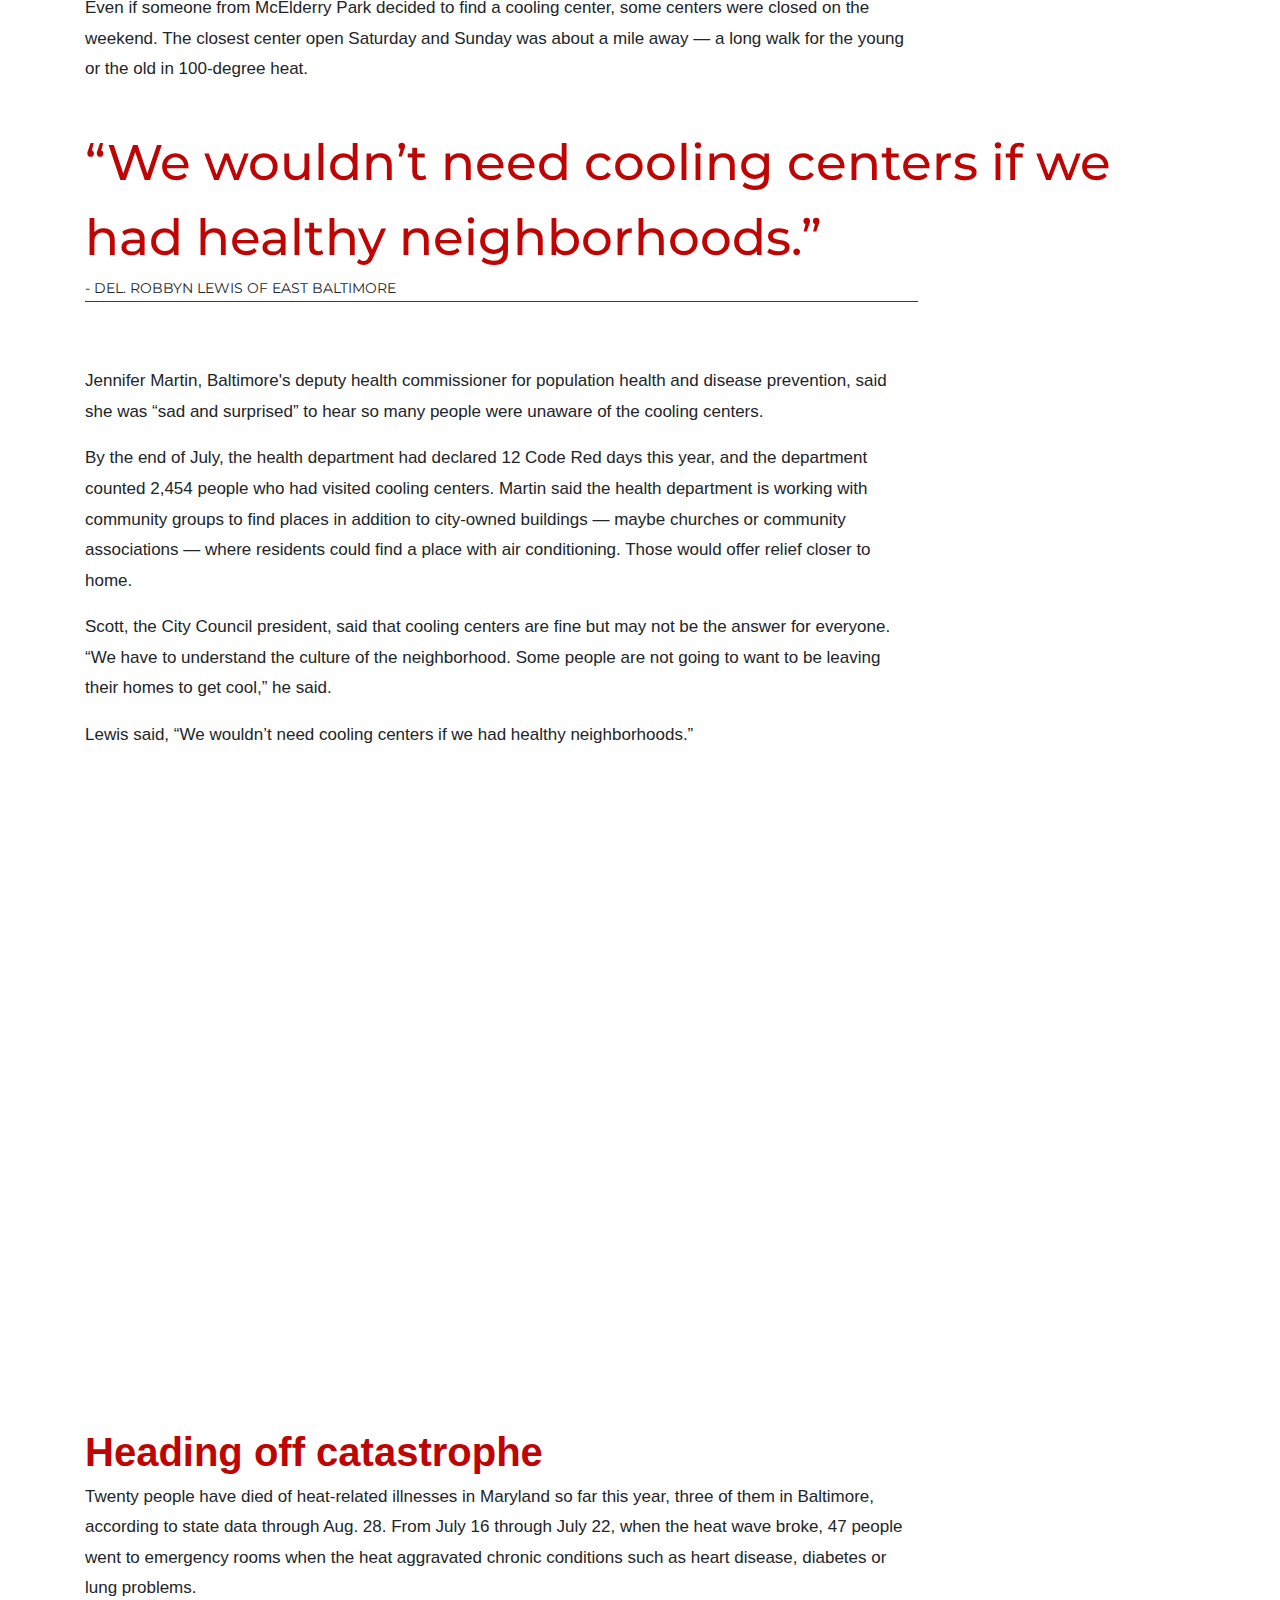
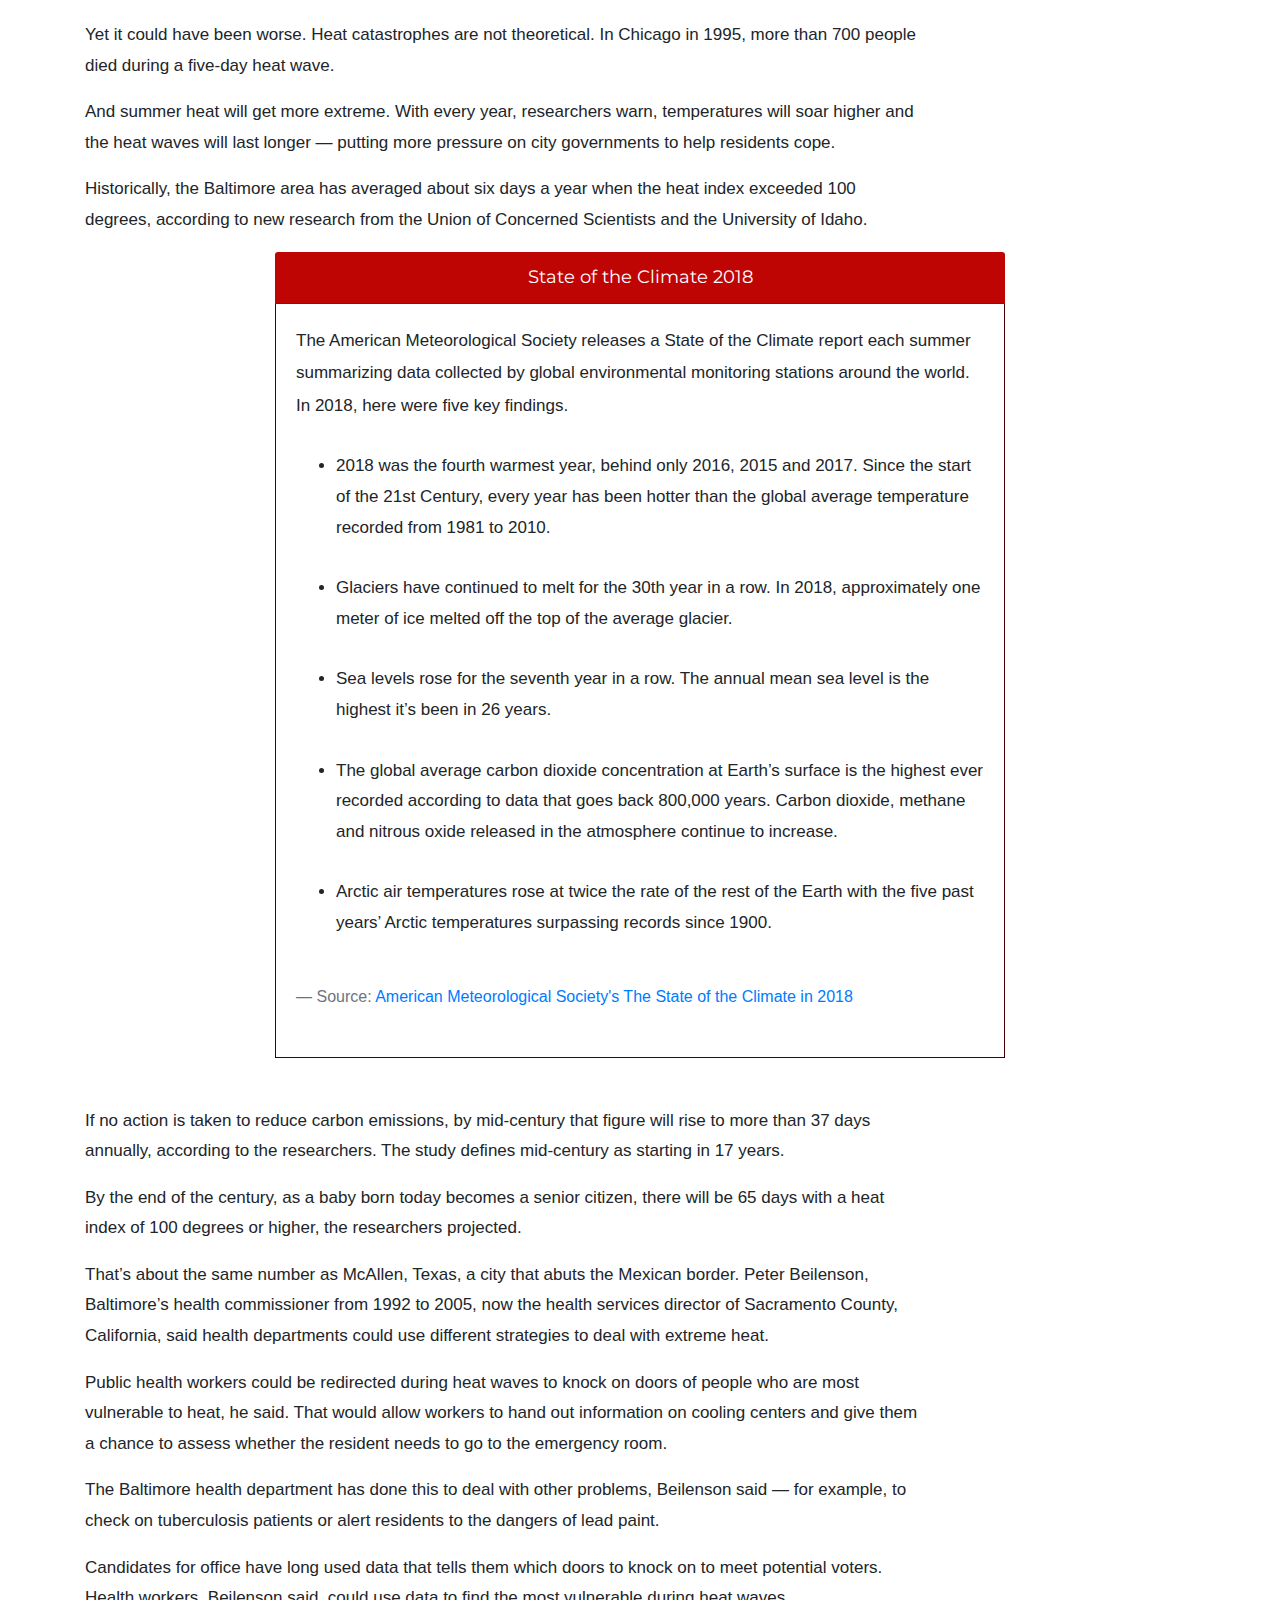
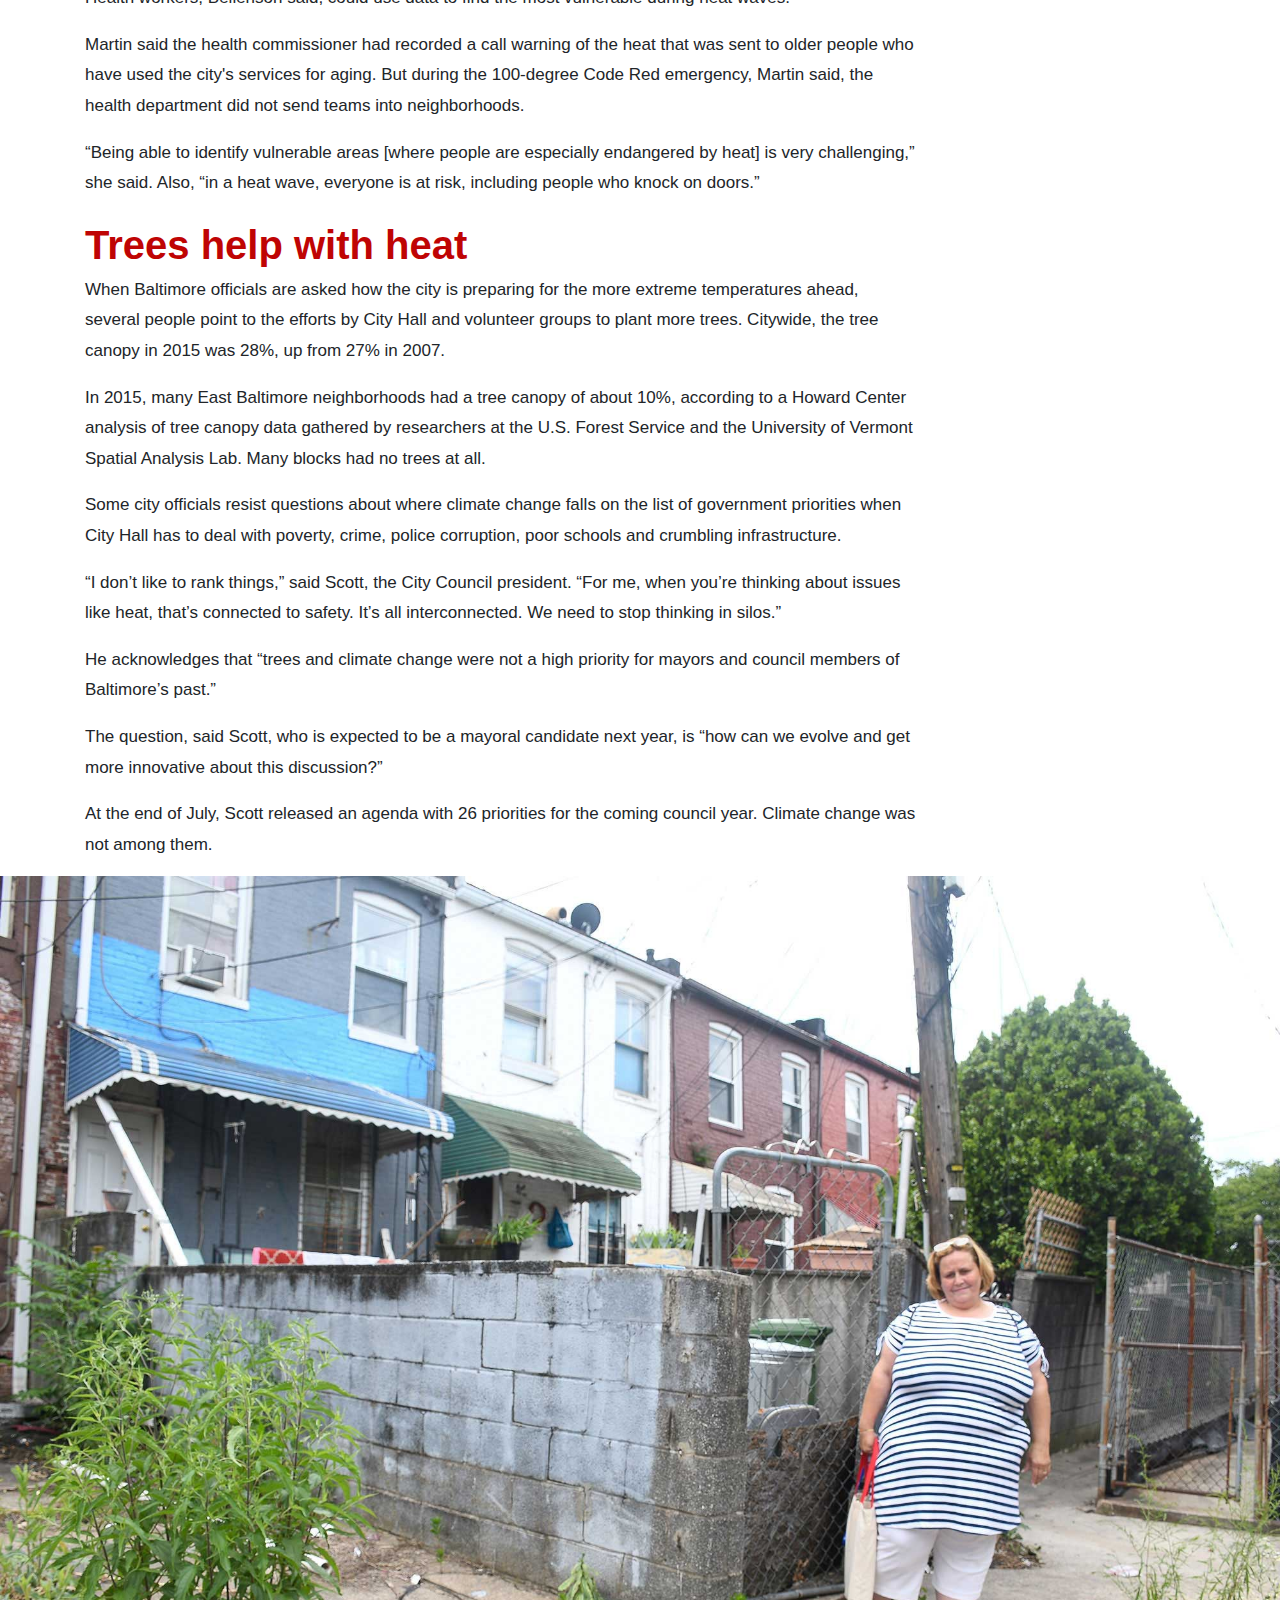
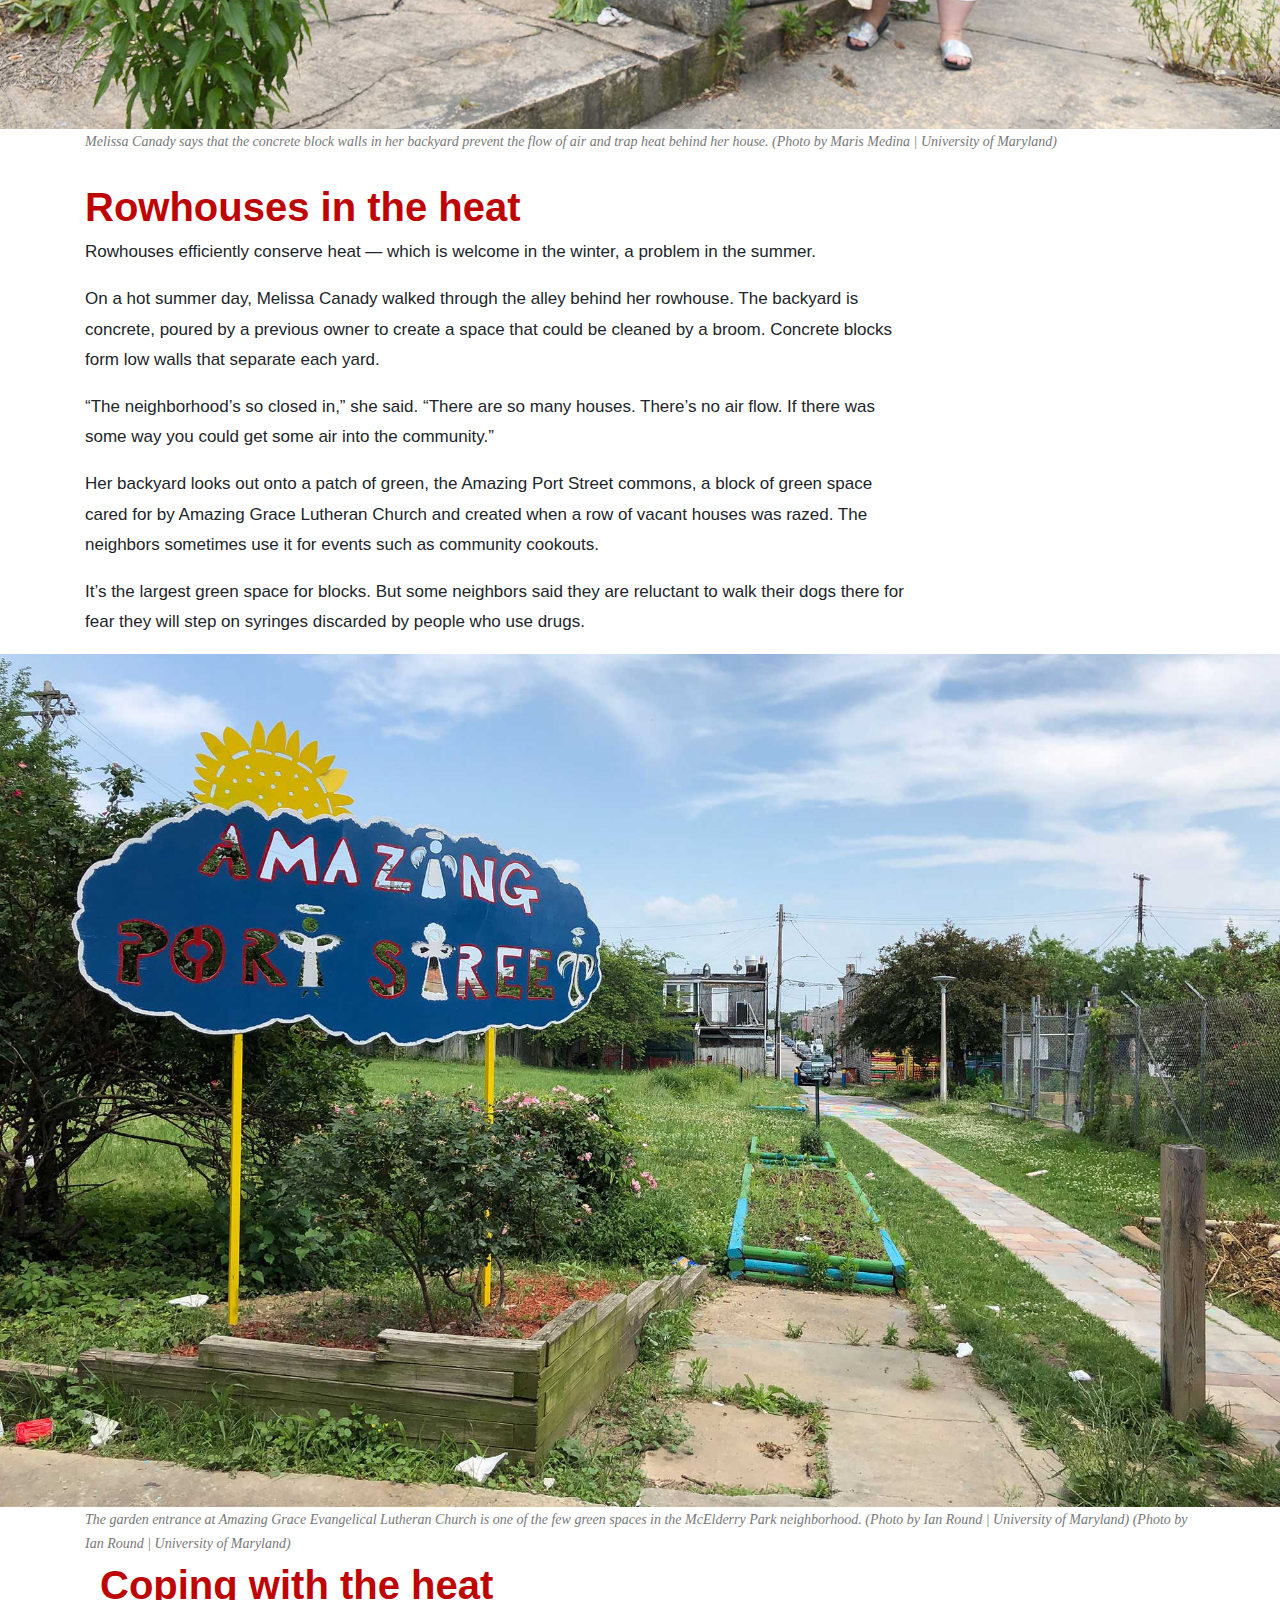
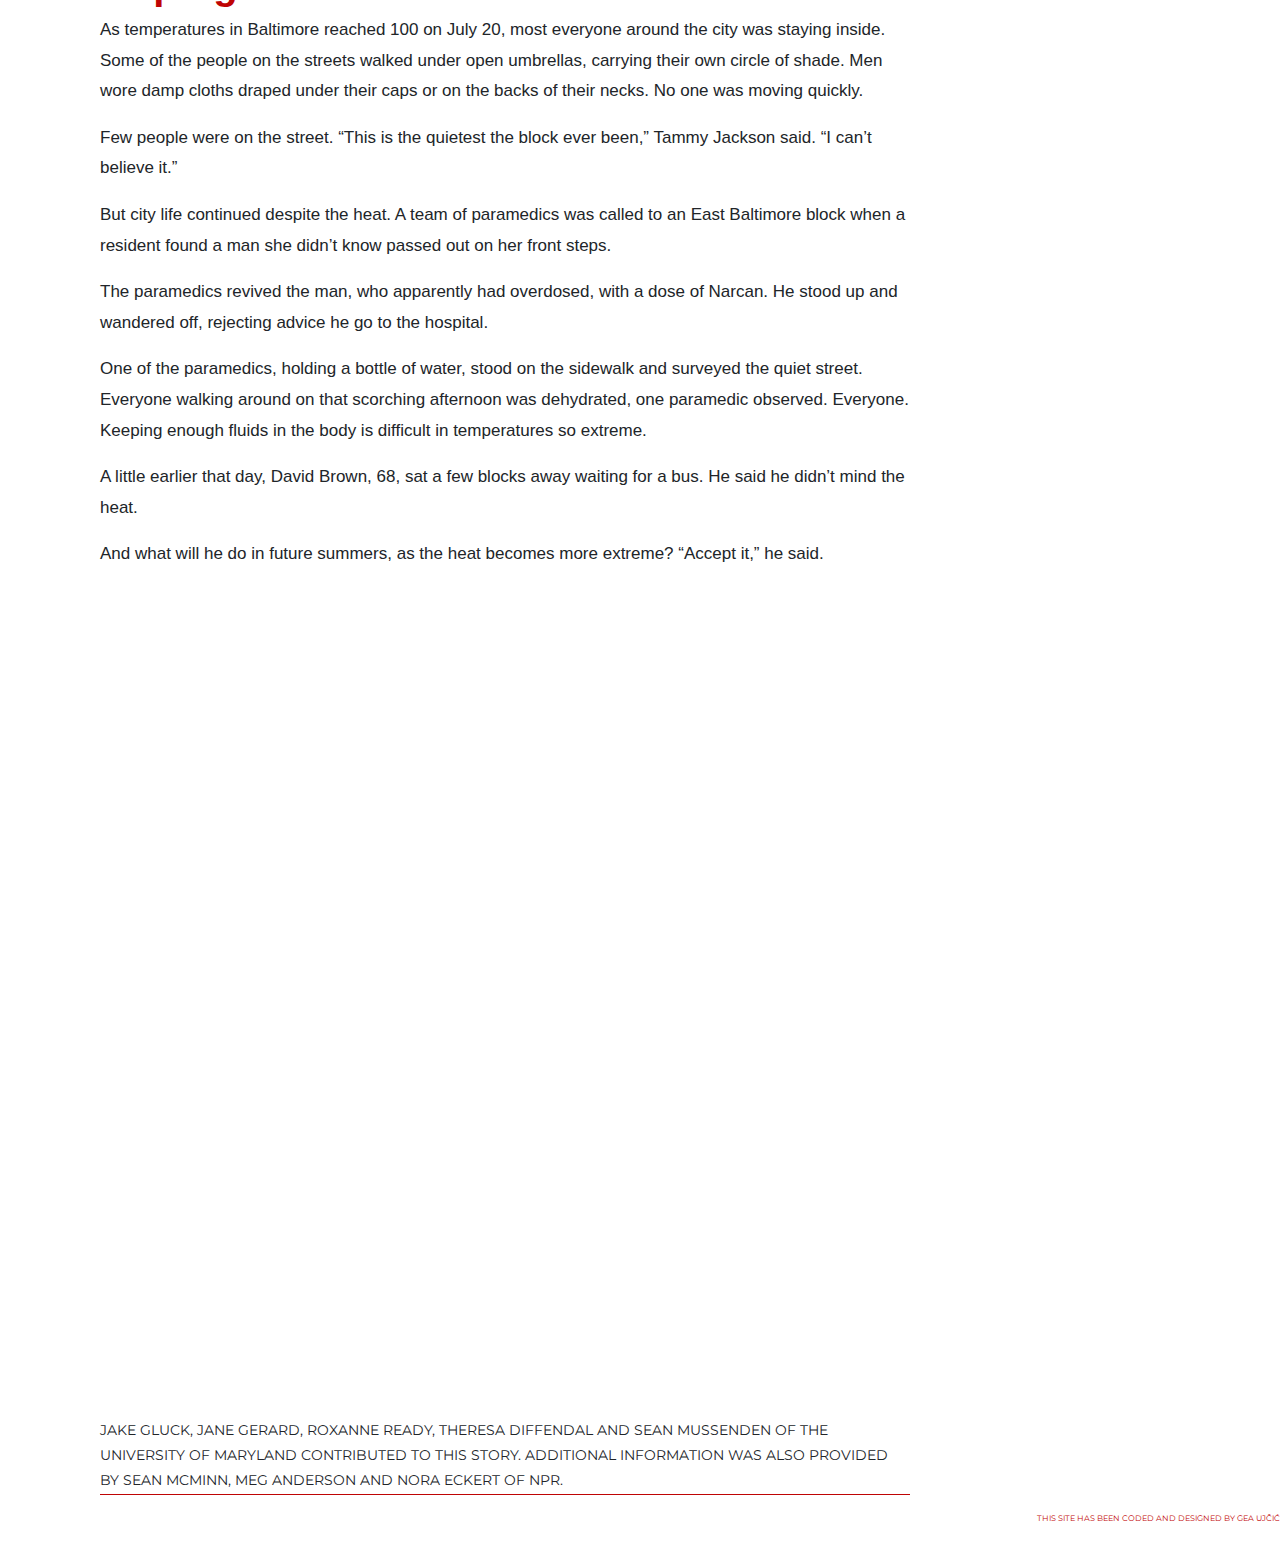
<file: climate-crisis/climate-crisis-story.html>
<!doctype html>

<html lang="en">
<head>
  <meta charset="utf-8">
  <meta name="viewport" content="width=device-width, initial-scale=1, shrink-to-fit=no">

  <title>Bootstrap Template</title>
  <meta name="description" content="Merrill College of Journalism, UMD">
  <meta name="author" content="Gea Ujcic">

  <!-- Bootstrap CSS -->
<link rel="stylesheet" href="https://stackpath.bootstrapcdn.com/bootstrap/4.4.1/css/bootstrap.min.css" integrity="sha384-Vkoo8x4CGsO3+Hhxv8T/Q5PaXtkKtu6ug5TOeNV6gBiFeWPGFN9MuhOf23Q9Ifjh" crossorigin="anonymous">


<!--my stylesheet-->
<link rel="stylesheet" type="text/css" href="style.css">


<!--google font-->
<link href="https://fonts.googleapis.com/css2?family=Montserrat:wght@100;400;700&display=swap" rel="stylesheet">

</head>
<body>

  <!-- NavBar -->
  <nav class="navbar navbar-expand-lg navbar-light bg-light">
  <span class="nav-logo"> Code Red: Baltimore's Climate Divide  </span>
  </nav>
  <!-- End NavBar -->
  <!-- topper -->
<div class="hero-container">

<img src="Baltimore4.png" class="hero-image">

</div>


<div class="container">

  <!--top-->
<p class="headline">In urban heat islands, climate crisis hits harder</p>
<p class="byline">STORY BY: IAN ROUND, JAZMIN CONNER, JERMAINE ROWLEY AND SANDY BANISKY </p>





<!-- special paragraph div-->


<p> <span class="capital"> Heat </span>radiates from the asphalt and concrete that cover the streets, the sidewalks, the alleys, even the tiny yards behind the homes in the East Baltimore neighborhood of McElderry Park. Trees are scarce. And air doesn’t move much when it comes up against block after block of rowhouses.
</p>


  <!-- "normal" text-->

<p>
So as a dangerous 11-day heat wave tormented the city in July, the hottest month ever recorded on the planet, fewer and fewer residents were going outside.
</p>
<p>
“Can’t even put your head out the door,” said Tammy Jackson, 48, on a day when the temperature outside hit 100 degrees Fahrenheit and 92 degrees in her home. “This is too much. Oh Lord, this is too much.”
</p>
<p>
But it is going to get worse. In McElderry Park and around the world, in communities rich and poor, downtown and in the suburbs, weather disasters loom. And experts are using language ever more dire.
</p>
<p>
“The single greatest threat from climate change to people in cities is extreme heat,” said Jad Daley, president and CEO of American Forests, a nonprofit organization dedicated to preserving forests and planting trees.
</p>
<p>
In July, Anchorage, Alaska, recorded 90 degrees for the first time. Europe suffered through record temperatures, with Paris hitting 109. The heat moved across Scandinavia and into Greenland, where scientists said it speeded the melting of Arctic ice that would increase flooding in coastal cities — including Baltimore.
</p>
<p>
Average annual temperatures in Baltimore have gone up more than 3 degrees over the last century, nearly twice as much as the rest of the country.
And the planet’s warming has gained momentum, say researchers who estimate the number of very hot days in Baltimore could increase six-fold by the middle of the century.
</p>
<p>
More and more people, including Del. Robbyn Lewis, who represents parts of East Baltimore, are replacing the words “climate change” with stronger language.
</p>
<span class="capital"> Urban heat islands </span>
<p>
Cities, crowded and paved over, already feel the impact of climate change, with poorer air quality and streets, highways and bridges damaged by storms. But certain neighborhoods will continue to feel the effects of extreme temperatures more than others.
</p>
<p>
Researchers at Portland State University in Oregon and the Science Museum of Virginia have mapped these areas, called urban heat islands, and data shows that temperatures here and in surrounding neighborhoods can run 8 degrees hotter than in communities that have more trees and less pavement.
</p>
<br>
<br>
<!--inforgaphics-->
<iframe title="Baltimore has more than its share of heat-related deaths in Maryland" aria-label="chart" id="datawrapper-chart-7GBPP" src="https://datawrapper.dwcdn.net/7GBPP/2/" scrolling="no" frameborder="0" style="width: 0; min-width: 100% !important; border: none;" height="665"></iframe><script type="text/javascript">!function(){"use strict";window.addEventListener("message",(function(a){if(void 0!==a.data["datawrapper-height"])for(var e in a.data["datawrapper-height"]){var t=document.getElementById("datawrapper-chart-"+e)||document.querySelector("iframe[src*='"+e+"']");t&&(t.style.height=a.data["datawrapper-height"][e]+"px")}}))}();
</script>

<!--text again-->
<p>
McElderry Park, which despite its lyrical name offers little green space, is one of these: the hottest neighborhood in Baltimore, a city whose climate has long been classified as humid subtropical.
</p>
<p>
Residents in the hottest areas have higher rates of chronic illnesses affected by heat, including asthma and COPD. In hot weather, emergency medical calls for some chronic conditions increase. The rate of emergency medical calls for cardiac arrest and congestive heart failure, for example, nearly double when the heat index hits 103 degrees.
</p>
<p>
"When we talk about the environment,” Lewis said, “we’re talking about human health.”
</p>
<p>
The city’s hottest areas are poorer, which means the residents don’t have the resources to move out.
</p>
<p>
This is true across the United States. In a majority of the country's most populous cities, people with lower incomes typically lived in the hottest areas, an investigation by journalists from NPR and the University of Maryland found.
In short, as the planet warms, the urban poor in dozens of large U.S. cities will actually experience more heat than the wealthy, simply by virtue of where they live.
</p>
<p>
Sacoby Wilson, who studies applied environmental health as an associate professor at the University of Maryland School of Public Health, said people in low-income neighborhoods walk more, ride more buses and drive fewer cars — so they contribute less to climate change. And yet they are more vulnerable to dying in extreme heat.
</p>

<!--quote1-->
<br>
<span class="chapter headline">
“Environmental justice and climate change are inextricably linked.”
</span>
<p class="byline">
- Sacoby Wilson, University of Maryland public health professor
</p>

<br>
<br>
<!--end quote-->
<p>
“Environmental justice and climate change,” Wilson said, “are inextricably linked.”
</p>
<p>
The streets have fewer trees than those in more affluent communities. Rowhouses, Baltimore’s signature architecture, trap heat and stay hot even when the heat eases on summer nights. The houses are old, often poorly insulated and hard to maintain. Crime rates are higher, so many people won’t put an air-conditioning unit in a first-floor window for fear of break-ins.
</p>
<p>
The problems are not new. Many stem from historical segregationist zoning and lending policies that for decades limited where black citizens could live.
“We have to root ourselves in the reality that Baltimore for all this great history has a history of inequality and racism that we don’t like to talk about,” Baltimore City Council President Brandon M. Scott said.
</p>
<span class="capital">The Code Red weekend </span>
<p>
As July’s weather emergency bore down, Baltimore’s health department put out press releases advising citizens to drink water and cut back on outdoor activities. At a Thursday press conference warning of a 100-degree weekend, the mayor told Baltimoreans to stay inside until the weather broke Monday night.
Radio and television stations dutifully broadcast that the city opened cooling centers, where people could rest during the most intense heat. City health officials said the information was also available on its website.
</p>
<p>
But many East Baltimoreans said during the heat wave that they weren’t aware of any of City Hall’s plans or warnings. Many said they didn’t know cooling centers existed. They never looked at the website.
</p>
<p>
Inside the rowhouses, even those with an air-conditioning window unit, the heat simmered.
</p>
<p>
Reporters from the University of Maryland’s Howard Center for Investigative Journalism and Capital News Service placed sensors that record heat and humidity inside several homes in McElderry Park and nearby neighborhoods. Those sensors recorded temperatures that reached as high as 97 degrees and heat index values of 119 degrees.
</p>
<p>
In some homes, those readings showed that it was hotter inside than outside.
On the first floor of Tammy Jackson’s two-story rowhouse, the heat index registered 93 degrees at 10 p.m. on Sunday, July 21. Outside, the heat index was 9 degrees lower, 84 degrees.
</p>
<p>
Stephanie Pingley said she won’t let her three sons — 13, 11 and 7 — play outside the home she rents in the 500 block of her street. “Drugs in the 400 block,” she said. “Drugs and alcohol in the 600 block.”
</p>
<p>
A sensor inside a bedroom showed that the heat index during the heat wave was consistently higher inside than outside Pingley’s house.
</p>
<br>
<br>
<!--infographics-->
<iframe title="Indoor and outdoor heat index during Baltimore heat wave, July 16-22, 2019" aria-label="Interactive line chart" id="datawrapper-chart-a3rQ1" src="https://datawrapper.dwcdn.net/a3rQ1/3/" scrolling="no" frameborder="0" style="width: 0; min-width: 100% !important; border: none;" height="400"></iframe><script type="text/javascript">!function(){"use strict";window.addEventListener("message",(function(a){if(void 0!==a.data["datawrapper-height"])for(var e in a.data["datawrapper-height"]){var t=document.getElementById("datawrapper-chart-"+e)||document.querySelector("iframe[src*='"+e+"']");t&&(t.style.height=a.data["datawrapper-height"][e]+"px")}}))}();
</script>

<!--text again-->

<p>
Still, she said an air conditioner in the kitchen provides enough relief for the family during the day. She would rather stay home with the shades drawn against the heat than walk her children a mile to a cooling center.
</p>
<span class="capital">Security concerns</span>

<p>
Solomon Simmons, 70, and his neighbor Harriett Alexander said McElderry Park used to be more tightknit — “like a village,” Simmons said.
</p>
<p>
Public health studies have shown that without community cohesion, residents are at more risk when temperatures soar. Baltimore health officials say that isolation is always a danger to health.
</p>
<p>
Today, Simmons said, many of his old neighbors have died. Only about four people remain from the group of homeowners his mother met when she moved to McElderry Park in the 1980s.
</p>
<p>
“Pride is gone,” he said.
</p>
</div>

<!--full screeen image-->

<img src="SolomonSimmons.jpg" class="hero-image">

<div class="container">

  <span class="descriptive-chatter"> Solomon Simmons in his East Baltimore home (Photo by Amina Lampkin | University of Maryland)</span>

<!--back to text-->
<br>
<br>
<p>
He will not put an air-conditioning unit in a first-floor window facing the street “because of security.” He has air conditioning in his bedroom, but he’s mindful that using it costs money.
</p>
<p>
“One of the things that does concern me is that my electric bill will probably be a lot more just trying to stay cool.”
</p>
<p>
He said he didn’t know about cooling centers but would rather take an air-conditioned drive or go to the movies than sit in a cooling center.
</p>
<p>
Alexander, retired from Armco Steel and the Baltimore school system, follows the old Baltimore practice of scrubbing her rowhouse’s white marble steps often. She used to scrub the steps of neighbors’ houses as well. “It’s important to me,” she said. “This is where I live.”
</p>
<p>
She tends large pots of hostas and lilies that bloom next to her rowhouse steps, and on summer days she sits in the shade of a mature sidewalk tree and chats with neighbors. She has air conditioning in her second-floor bedroom but doesn’t like using it because she fears she wouldn’t hear if anyone was breaking into her house.
</p>

<!--image-->
</div>

<img src="harriett-alexander.jpg" class="hero-image">

<div class="container">
 <span class="descriptive-chatter"> Harriett Alexander, with her dog, Shakur, doesn’t like using her air conditioner because she might not hear someone breaking into her house. (Photo by Maris Medina | University of Maryland) </span>

 <!--paragraph-->

 <br>
 <br>
<p>
“I don’t think it safe to live in a house with an air conditioner running, drowning out everything else,” Alexander said. “You don’t know someone’s in your house until they’re in your room.”
</p>
<p>
But especially for children, older residents and people coping with chronic diseases, air conditioning is the answer.
</p>
<p>
Tammy Jackson, who has asthma, said she had to stop cooking dinner one July evening when the heat made it hard for her to breathe. The next day, she told her husband, “Baby, I can’t cook until I get AC.”
</p>
<p>
Even if someone from McElderry Park decided to find a cooling center, some centers were closed on the weekend. The closest center open Saturday and Sunday was about a mile away — a long walk for the young or the old in 100-degree heat.
</p>

<!--pull quote-->
<br>
<span class="chapter headline">
“We wouldn’t need cooling centers if we had healthy neighborhoods.”
</span>
<p class="byline">
- Del. Robbyn Lewis of East Baltimore
</p>
<!-- end pull quote-->
<br>
<br>
<!--text again-->
<p>
Jennifer Martin, Baltimore's deputy health commissioner for population health and disease prevention, said she was “sad and surprised” to hear so many people were unaware of the cooling centers.
</p>
<p>
By the end of July, the health department had declared 12 Code Red days this year, and the department counted 2,454 people who had visited cooling centers.
Martin said the health department is working with community groups to find places in addition to city-owned buildings — maybe churches or community associations — where residents could find a place with air conditioning. Those would offer relief closer to home.
</p>
<p>
Scott, the City Council president, said that cooling centers are fine but may not be the answer for everyone. “We have to understand the culture of the neighborhood. Some people are not going to want to be leaving their homes to get cool,” he said.
</p>
<p>
Lewis said, “We wouldn’t need cooling centers if we had healthy neighborhoods.”
</p>
<br>
<br>
<!--div side to side infographics-->
<div class="row">
  <div class="col-md-6" class="row">
    <iframe title="The relationship between summer temperature and poverty in Baltimore" aria-label="chart" id="datawrapper-chart-iKssU" src="https://datawrapper.dwcdn.net/iKssU/2/" scrolling="no" frameborder="0" style="width: 0; min-width: 100% !important; border: none;" height="600"></iframe><script type="text/javascript">!function(){"use strict";window.addEventListener("message",(function(a){if(void 0!==a.data["datawrapper-height"])for(var e in a.data["datawrapper-height"]){var t=document.getElementById("datawrapper-chart-"+e)||document.querySelector("iframe[src*='"+e+"']");t&&(t.style.height=a.data["datawrapper-height"][e]+"px")}}))}();
    </script>
</div>
  <div class="col-md-6" class="row">
<iframe title="Summer temperature and violence" aria-label="chart" id="datawrapper-chart-mssOX" src="https://datawrapper.dwcdn.net/mssOX/1/" scrolling="no" frameborder="0" style="width: 0; min-width: 100% !important; border: none;" height="600"></iframe><script type="text/javascript">!function(){"use strict";window.addEventListener("message",(function(a){if(void 0!==a.data["datawrapper-height"])for(var e in a.data["datawrapper-height"]){var t=document.getElementById("datawrapper-chart-"+e)||document.querySelector("iframe[src*='"+e+"']");t&&(t.style.height=a.data["datawrapper-height"][e]+"px")}}))}();
</script>
  </div>
</div>

<!--end info, text bellow-->
<span class="capital">Heading off catastrophe</span>
<p>
Twenty people have died of heat-related illnesses in Maryland so far this year, three of them in Baltimore, according to state data through Aug. 28.
From July 16 through July 22, when the heat wave broke, 47 people went to emergency rooms when the heat aggravated chronic conditions such as heart disease, diabetes or lung problems.
</p>
<p>
Yet it could have been worse. Heat catastrophes are not theoretical. In Chicago in 1995, more than 700 people died during a five-day heat wave.
</p>
<p>
And summer heat will get more extreme. With every year, researchers warn, temperatures will soar higher and the heat waves will last longer — putting more pressure on city governments to help residents cope.
</p>
<p>
Historically, the Baltimore area has averaged about six days a year when the heat index exceeded 100 degrees, according to new research from the Union of Concerned Scientists and the University of Idaho.
</p>
<!--card-->
<div class="row">
  <div class="col-md-2">
  </div>

  <div class="col-md-8" class="card">
  <div class="card-header">
    State of the Climate 2018
  </div>
  <div class="card-body">
    <blockquote class="blockquote mb-0">
      <span class="card-intro">The American Meteorological Society releases a State of the Climate report each summer summarizing data collected by global environmental monitoring stations around the world. In 2018, here were five key findings.</span>
      <br>
      <br>
      <ul>
      <li> 2018 was the fourth warmest year, behind only 2016, 2015 and 2017. Since the start of the 21st Century, every year has been hotter than the global average temperature recorded from 1981 to 2010.
      </li>
      <br>
      <li>

Glaciers have continued to melt for the 30th year in a row. In 2018, approximately one meter of ice melted off the top of the average glacier.
</li>
<br>
<li>
Sea levels rose for the seventh year in a row. The annual mean sea level is the highest it’s been in 26 years.
</li>
<br>
<li>
  The global average carbon dioxide concentration at Earth’s surface is the highest ever recorded according to data that goes back 800,000 years. Carbon dioxide, methane and nitrous oxide released in the atmosphere continue to increase.
</li>
<br>
<li>
Arctic air temperatures rose at twice the rate of the rest of the Earth with the five past years’ Arctic temperatures surpassing records since 1900.
</li>
<br>
</ul>
      <footer class="blockquote-footer">Source: <a href="https://www.ametsoc.org/ams/index.cfm/publications/bulletin-of-the-american-meteorological-society-bams/state-of-the-climate/">American Meteorological Society's The State of the Climate in 2018 </a>
 <cite title="Source Title"></cite></footer>
    </blockquote>
  </div>
</div>

</div>

<div class="col-md-2">
</div>

</div>
<br>
<br>

<!--card end-->

<div class="container">
<p>
If no action is taken to reduce carbon emissions, by mid-century that figure will rise to more than 37 days annually, according to the researchers. The study defines mid-century as starting in 17 years.
</p>
<p>
By the end of the century, as a baby born today becomes a senior citizen, there will be 65 days with a heat index of 100 degrees or higher, the researchers projected.
</p>
<p>
That’s about the same number as McAllen, Texas, a city that abuts the Mexican border.
Peter Beilenson, Baltimore’s health commissioner from 1992 to 2005, now the health services director of Sacramento County, California, said health departments could use different strategies to deal with extreme heat.
</p>
<p>
Public health workers could be redirected during heat waves to knock on doors of people who are most vulnerable to heat, he said. That would allow workers to hand out information on cooling centers and give them a chance to assess whether the resident needs to go to the emergency room.
</p>
<p>
The Baltimore health department has done this to deal with other problems, Beilenson said — for example, to check on tuberculosis patients or alert residents to the dangers of lead paint.
</p>
<p>
Candidates for office have long used data that tells them which doors to knock on to meet potential voters. Health workers, Beilenson said, could use data to find the most vulnerable during heat waves.
</p>
<p>
Martin said the health commissioner had recorded a call warning of the heat that was sent to older people who have used the city's services for aging. But during the 100-degree Code Red emergency, Martin said, the health department did not send teams into neighborhoods.
</p>


<p>
“Being able to identify vulnerable areas [where people are especially endangered by heat] is very challenging,” she said. Also, “in a heat wave, everyone is at risk, including people who knock on doors.”
</p>
<span class="capital"> Trees help with heat </span>
<p>
When Baltimore officials are asked how the city is preparing for the more extreme temperatures ahead, several people point to the efforts by City Hall and volunteer groups to plant more trees. Citywide, the tree canopy in 2015 was 28%, up from 27% in 2007.
</p>
<p>
In 2015, many East Baltimore neighborhoods had a tree canopy of about 10%, according to a Howard Center analysis of tree canopy data gathered by researchers at the U.S. Forest Service and the University of Vermont Spatial Analysis Lab. Many blocks had no trees at all.
</p>
<p>
Some city officials resist questions about where climate change falls on the list of government priorities when City Hall has to deal with poverty, crime, police corruption, poor schools and crumbling infrastructure.
</p>
<p>
“I don’t like to rank things,” said Scott, the City Council president. “For me, when you’re thinking about issues like heat, that’s connected to safety. It’s all interconnected. We need to stop thinking in silos.”
</p>
<p>
He acknowledges that “trees and climate change were not a high priority for mayors and council members of Baltimore’s past.”
</p>
<p>
The question, said Scott, who is expected to be a mayoral candidate next year, is “how can we evolve and get more innovative about this discussion?”
</p>
<p>
At the end of July, Scott released an agenda with 26 priorities for the coming council year. Climate change was not among them.
</p>
</div>

<!--hero image-->

<img src="melissacandy.jpg" class="hero-image">

<div class="container">
  <span class="descriptive-chatter">  Melissa Canady says that the concrete block walls in her backyard prevent the flow of air and trap heat behind her house. (Photo by Maris Medina | University of Maryland)  </span>

<!--text-->
<br>
<br>
<span class="capital">Rowhouses in the heat </span>
<p>
Rowhouses efficiently conserve heat — which is welcome in the winter, a problem in the summer.
</p>
<p>
On a hot summer day, Melissa Canady walked through the alley behind her rowhouse. The backyard is concrete, poured by a previous owner to create a space that could be cleaned by a broom. Concrete blocks form low walls that separate each yard.
</p>
<p>
“The neighborhood’s so closed in,” she said. “There are so many houses. There’s no air flow. If there was some way you could get some air into the community.”
</p>
<p>
Her backyard looks out onto a patch of green, the Amazing Port Street commons, a block of green space cared for by Amazing Grace Lutheran Church and created when a row of vacant houses was razed. The neighbors sometimes use it for events such as community cookouts.
</p>
<p>
It’s the largest green space for blocks. But some neighbors said they are reluctant to walk their dogs there for fear they will step on syringes discarded by people who use drugs.
</p>
</div>

<!--hero image-->

<img src="amazing-grace-garden.jpg" class="hero-image">


<div class="container">
  <span class="descriptive-chatter"> The garden entrance at Amazing Grace Evangelical Lutheran Church is one of the few green spaces in the McElderry Park neighborhood. (Photo by Ian Round | University of Maryland)

(Photo by Ian Round | University of Maryland) </span>


<!--text-->
<div class="container">
<span class="capital">Coping with the heat</span>
<p>
As temperatures in Baltimore reached 100 on July 20, most everyone around the city was staying inside. Some of the people on the streets walked under open umbrellas, carrying their own circle of shade. Men wore damp cloths draped under their caps or on the backs of their necks. No one was moving quickly.
</p>
<p>
Few people were on the street. “This is the quietest the block ever been,” Tammy Jackson said. “I can’t believe it.”
</p>
<p>
But city life continued despite the heat. A team of paramedics was called to an East Baltimore block when a resident found a man she didn’t know passed out on her front steps.
</p>
<p>
The paramedics revived the man, who apparently had overdosed, with a dose of Narcan. He stood up and wandered off, rejecting advice he go to the hospital.
</p>
<p>
One of the paramedics, holding a bottle of water, stood on the sidewalk and surveyed the quiet street. Everyone walking around on that scorching afternoon was dehydrated, one paramedic observed. Everyone. Keeping enough fluids in the body is difficult in temperatures so extreme.
</p>
<p>
A little earlier that day, David Brown, 68, sat a few blocks away waiting for a bus. He said he didn’t mind the heat.
</p>
<p>
And what will he do in future summers, as the heat becomes more extreme?
“Accept it,” he said.
</p>

<!--kinght lab elaborate map-->
<iframe src="https://uploads.knightlab.com/storymapjs/126acb1e23b8e79dcdca344f8034e818/climate-crisis-storymap-master/index.html" frameborder="0" width="100%" height="800"></iframe>

<br>
<br>

<p class="byline">
Jake Gluck, Jane Gerard, Roxanne Ready, Theresa Diffendal and Sean Mussenden of the University of Maryland contributed to this story. Additional information was also provided by Sean McMinn, Meg Anderson and Nora Eckert of NPR.
</p>



</div>


</div>




<!--footer-->

    <p class="end">This site has been coded and designed by Gea Ujčić</p>


  <!-- jQuery first, then Popper.js, then Bootstrap JS -->
  <script src="https://code.jquery.com/jquery-3.4.1.slim.min.js" integrity="sha384-J6qa4849blE2+poT4WnyKhv5vZF5SrPo0iEjwBvKU7imGFAV0wwj1yYfoRSJoZ+n" crossorigin="anonymous"></script>
  <script src="https://cdn.jsdelivr.net/npm/popper.js@1.16.0/dist/umd/popper.min.js" integrity="sha384-Q6E9RHvbIyZFJoft+2mJbHaEWldlvI9IOYy5n3zV9zzTtmI3UksdQRVvoxMfooAo" crossorigin="anonymous"></script>
  <script src="https://stackpath.bootstrapcdn.com/bootstrap/4.4.1/js/bootstrap.min.js" integrity="sha384-wfSDF2E50Y2D1uUdj0O3uMBJnjuUD4Ih7YwaYd1iqfktj0Uod8GCExl3Og8ifwB6" crossorigin="anonymous"></script>

</body>
</html>
</file>
<file: UjcicLayout/stylesheet.css>
#content {
  margin: 0 auto;
  width: 900px;
  }

.responsive {
  max-width: 100%;
  width: 100%;
  height: auto;
}

#byline {
font-family: Helvetica, sans-serif;
font-size: 14px;
font-style: italic;
margin-top: 15px;
margin-bottom: 15px;

}

#h1{
  font-family: Helvetica, sans-serif;
  font-size: 45px;
  font-style: bold;
  text-align: center;
  color: #CB5703;
  margin-top: 30px;
  margin-bottom: 15px;
}

.p{
  font-family: georgia, serif;
  font-size: 13px;
  text-align: left;
  margin-top: 30px;
  margin-bottom: 15px;
  }

blockquote {
  font: 16px/24px normal helvetica, sans-serif;
  font-style: italic;
  margin-top: 15px;
  margin-bottom: 15px;
  margin-left:50px;
  color: #CB5703;
  padding-left: 15px;
  border-left: 4px, solid, #ccc
}
.descriptive-chatter{
  font-family: georgia, serif;
  font-size: 13px;
  text-align: left;
  margin-top: 7px;
  margin-bottom: 7px;
  font-style:italic;
  color:#787879;
}
.above-gif {
  font-family: Helvetica, sans-serif;
  font-size: 16px;
  margin-top: 15px;
  margin-bottom: 15px;
}
</file>
<file: bootstrap/style.css>
/*hero container area*/
.hero-container{
  position:relative;
}

.hero-image{
  width: 100%;
}
</file>
<file: climate-crisis/style.css>
/*hero container area*/
.hero-container{
  position:relative;
}

.hero-image{
  width: 100%;
}

/*headline*/
.headline{
  font-size:50px;
  font-weight:500;
  text-align: left;
  font-family: 'Montserrat', sans-serif;
  padding-bottom: 0;
  color: #BF0404;
  width: 85%;
}
/*small screen headline*/
@media screen and (max-width: 600px) {
  .headline {
    font-size:35px;
    font-weight:500;
    text-align: left;
    font-family: 'Montserrat', sans-serif;
    padding-bottom: 0;
    color: #BF0404;
    width: 85%;

  }
}

/*byline*/
.byline{
  font-size:14px;
  text-transform: uppercase;
  font-family: 'Montserrat', sans-serif;
  text-align: left;
  padding-top: 1px;
  border-bottom: 1px solid #BF0404;


}

/*1st graph abandoned?*/
.spacial-paragraph{
  max-width: 800px;
  margin: 0 auto;
  padding-top: 50px;
  padding-bottom: 50px;
  font-family: Georgia, sans-serif;
  font-size:20px;

}

/*chap head*/

.chapter-headline{
  font-size:7px;
  font-weight:400;
  text-align: left;
  color: #BF0404;
  text-transform: uppercase;
  font-family: 'Montserrat', sans-serif;
}

.capital{
  font-size:40px;
  font-weight:700;
  text-align: left;
  font-family: georgia, sans-serif;
  color:#BF0404;
  padding-bottom: 1px;
  font-style: normal;
}

/* text */
p {
  font-family: Georgia, sans-serif;
  line-height: 180%;
  font-size:17px;
  text-align: left;
  width: 75%;
}


/* photo, not hero image */
.photo{
  display:block;
  margin-left: auto;
  margin-right: auto;
  align-items: center;
}

/* photo chatter */
.description{
  font-family: georgia, serif;
  font-size: 13px;
  text-align: center;
  margin-top: 7px;
  margin-bottom: 7px;
  font-style: italic;
  color: #787879;
  width: 75%;
}

.quote{
  font-size:40px;
  font-weight:700;
  text-align: left;
  font-family: georgia, sans-serif;
  color:#BF0404;
  padding-bottom: 1px;
  font-style: normal;
}

/*card data*/
.card-header{
  font-size:18px;
  font-family: 'Montserrat', sans-serif;
  text-align: center;
  background:#BF0404;
  color: #fff;

}

.card-text{
    text-align: center;
}

/*unordered list of climate facts*/
li{
  font-family: Georgia, sans-serif;
  line-height: 180%;
  font-size:17px;
  text-align: left;
}

.card-body{
  background-color: #fff;
  border-left: 1px solid #450000;
  border-right: 1px solid #450000;
  border-bottom: 1px solid#450000;
  padding-bottom: 3em;
  margin-bottom: 0 auto;
}


/* photo chatter */
.descriptive-chatter{
  font-family: georgia, serif;
  font-size: 14px;
  text-align: center;
  margin-top: 7px;
  margin-bottom: 7px;
  font-style:italic;
  color:#787879;
  width: 75%;
}

/*nav style*/
.nav-logo{
  margin: 0 auto;
  font-weight: 500;
  color: #BF0404;
  text-transform: uppercase;
}

.end{
  font-size: 0.5em;
  font-weight:400;
  text-align: right;
  color: #BF0404;
  text-transform: uppercase;
  font-family: 'Montserrat', sans-serif;
  width: 100%
}

.card-intro {
  font-family: Georgia, sans-serif;
  line-height: 180%;
  font-size:17px;
  text-align: center;
  width: 75%;
}
</file>
